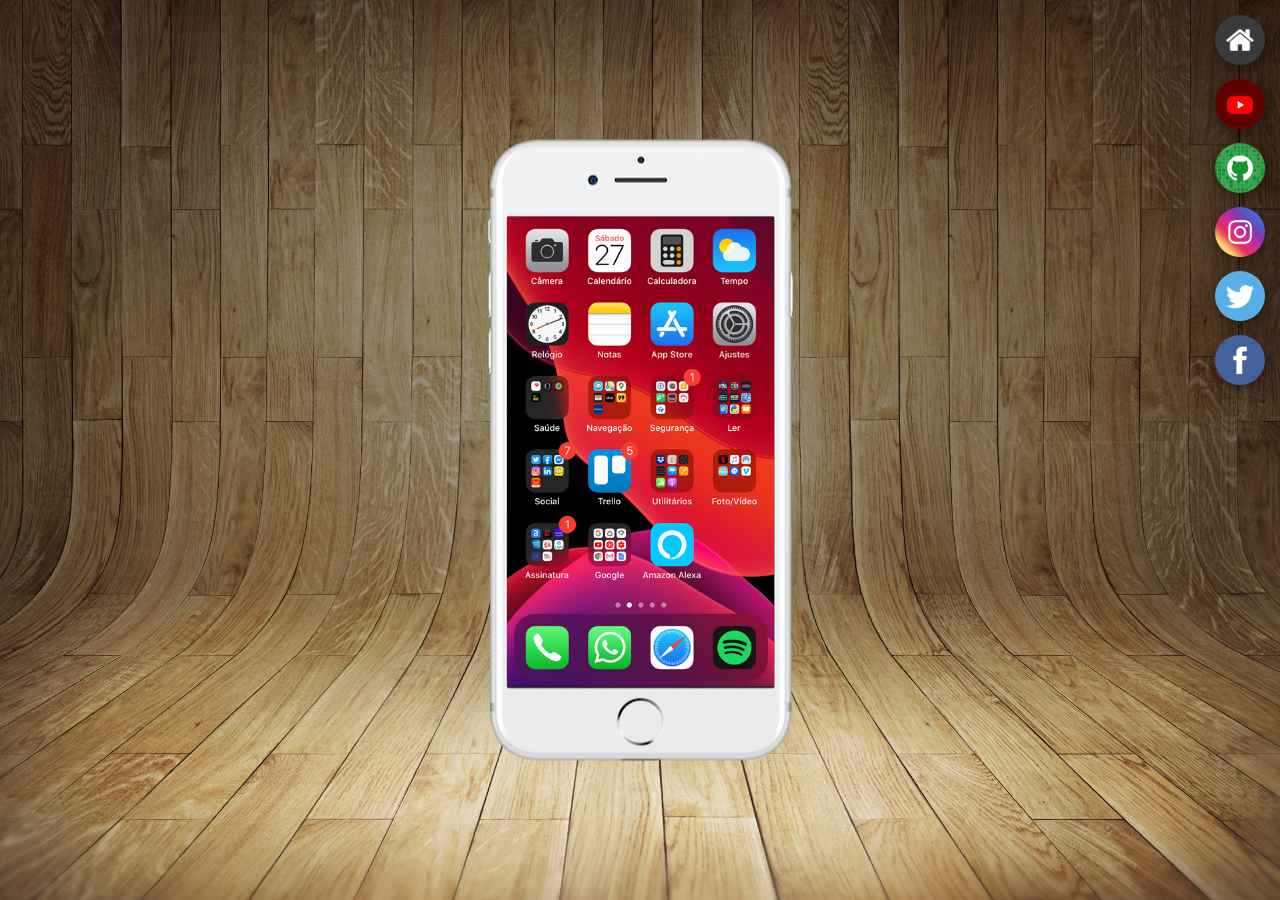
<file: index.html>
<!DOCTYPE html>
<html lang="pt-br">
<head>
    <meta charset="UTF-8">
    <meta http-equiv="X-UA-Compatible" content="IE=edge">
    <meta name="viewport" content="width=device-width, initial-scale=1.0">
    <link rel="stylesheet" href="favicon.ico"><link rel="stylesheet" href="style/style.css">
    <title>Social</title>
</head>
<body>
    <main>
        <section id="phone">
            <iframe src="home.html" name="tela" id="tela" frameborder="0" role="button"></iframe>
        </section>
        <section id="social">
            <a href="home.html" target="tela"><img src="img/logo-home.jpg" alt="home"></a><br>
            <a href="youtube.html" target="tela"><img src="img/logo-youtube.jpg" alt="You Tube"></a><br>
            <a href="github.html" target="tela"><img src="img/logo-github.jpg" alt="Git Hub"></a><br>
            <a href="instagram.html" target="tela"><img src="img/logo-instagram.jpg" alt="Instagram"></a><br>
            <a href="twitter.html" target="tela"><img src="img/logo-twitter.jpg" alt="Twitetr"></a><br>
            <a href="facebook.html" target="tela"><img src="img/logo-facebook.jpg" alt="facebook"></a><br>
           
        </section>
    </main>
</body>
</html>
</file>
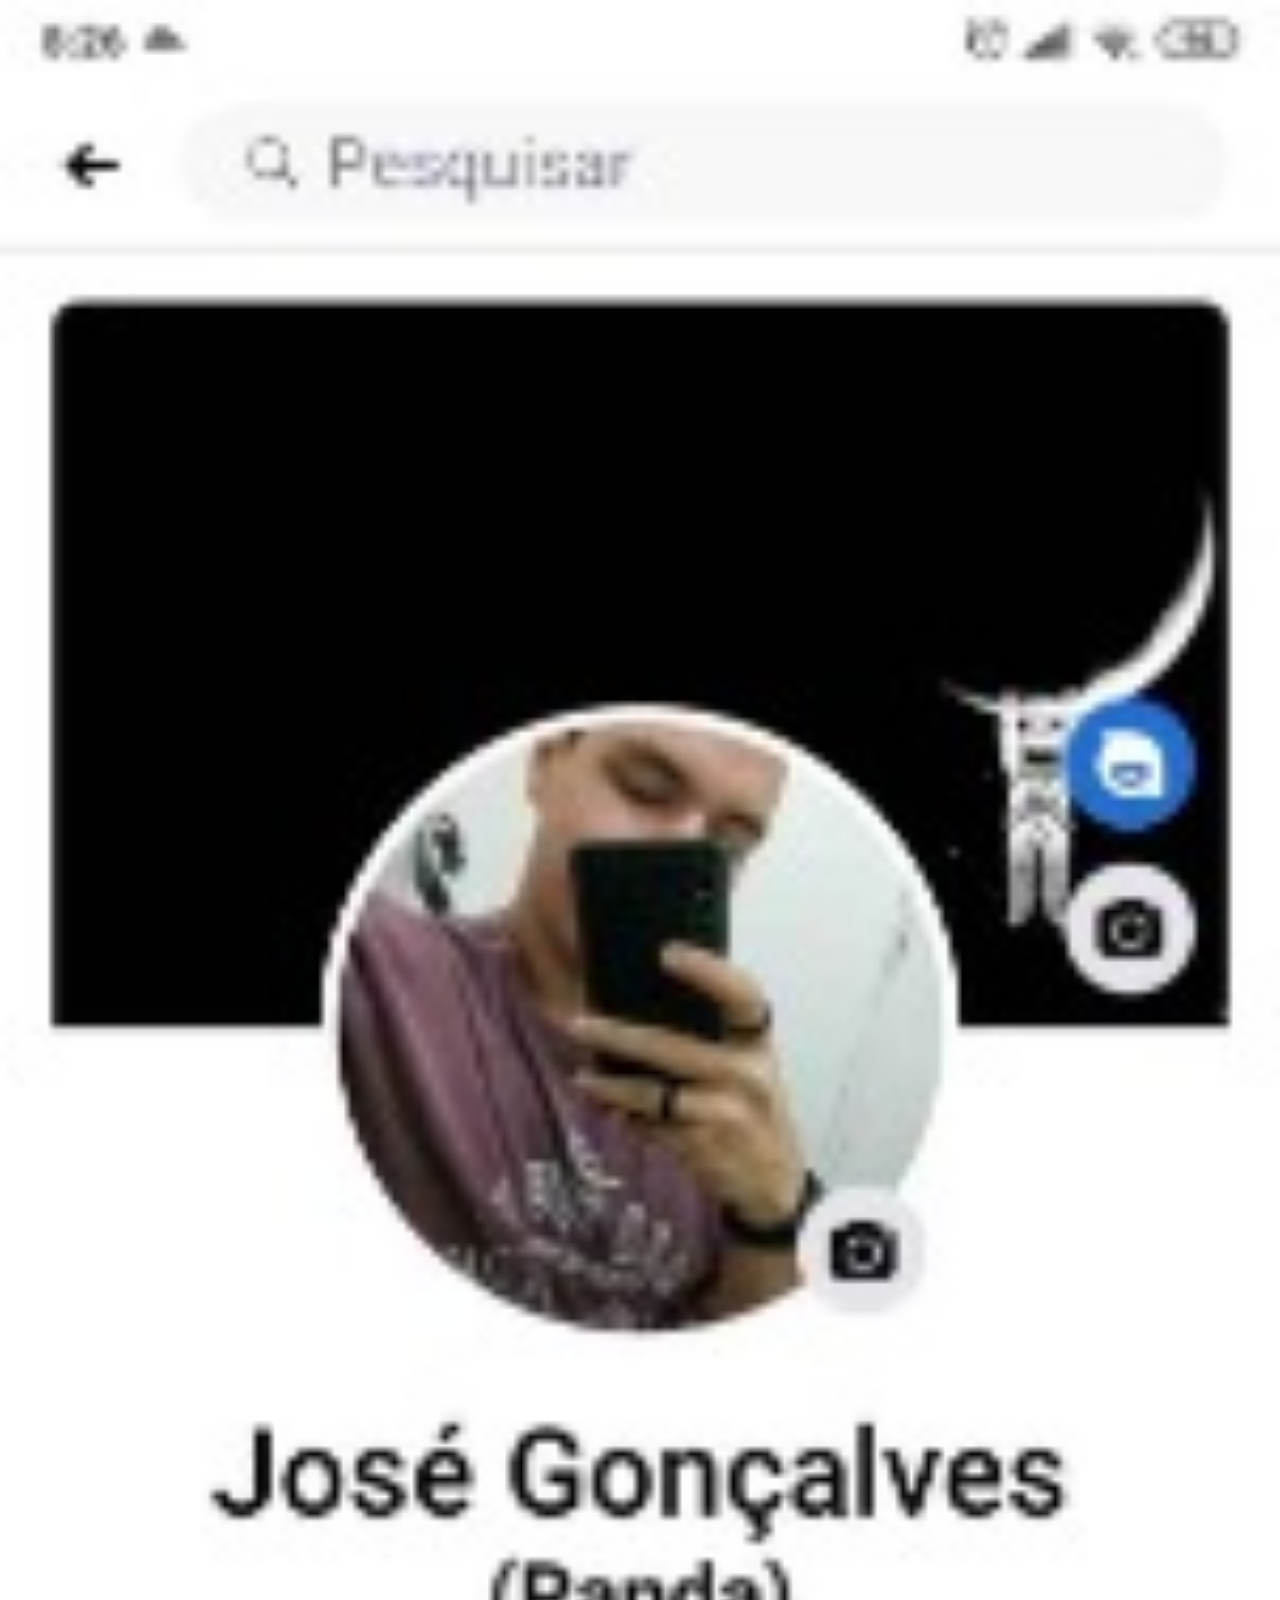
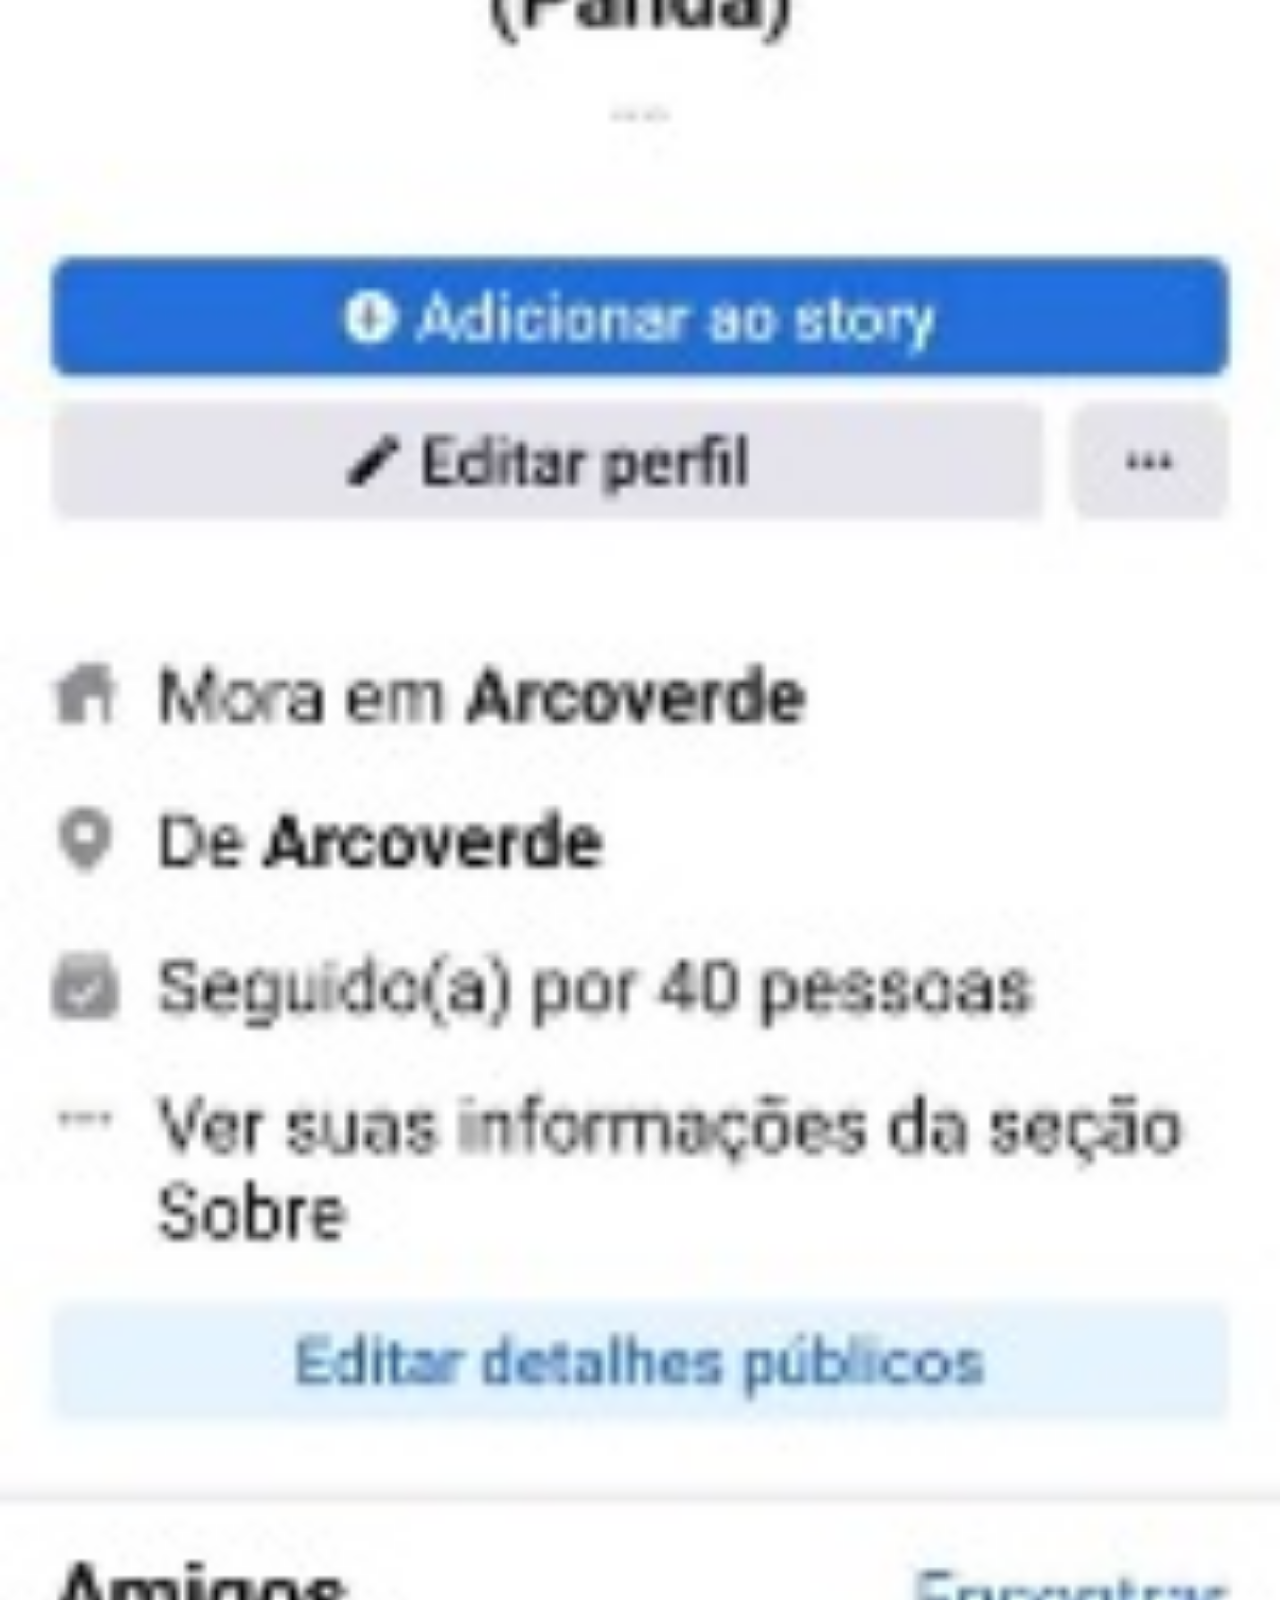
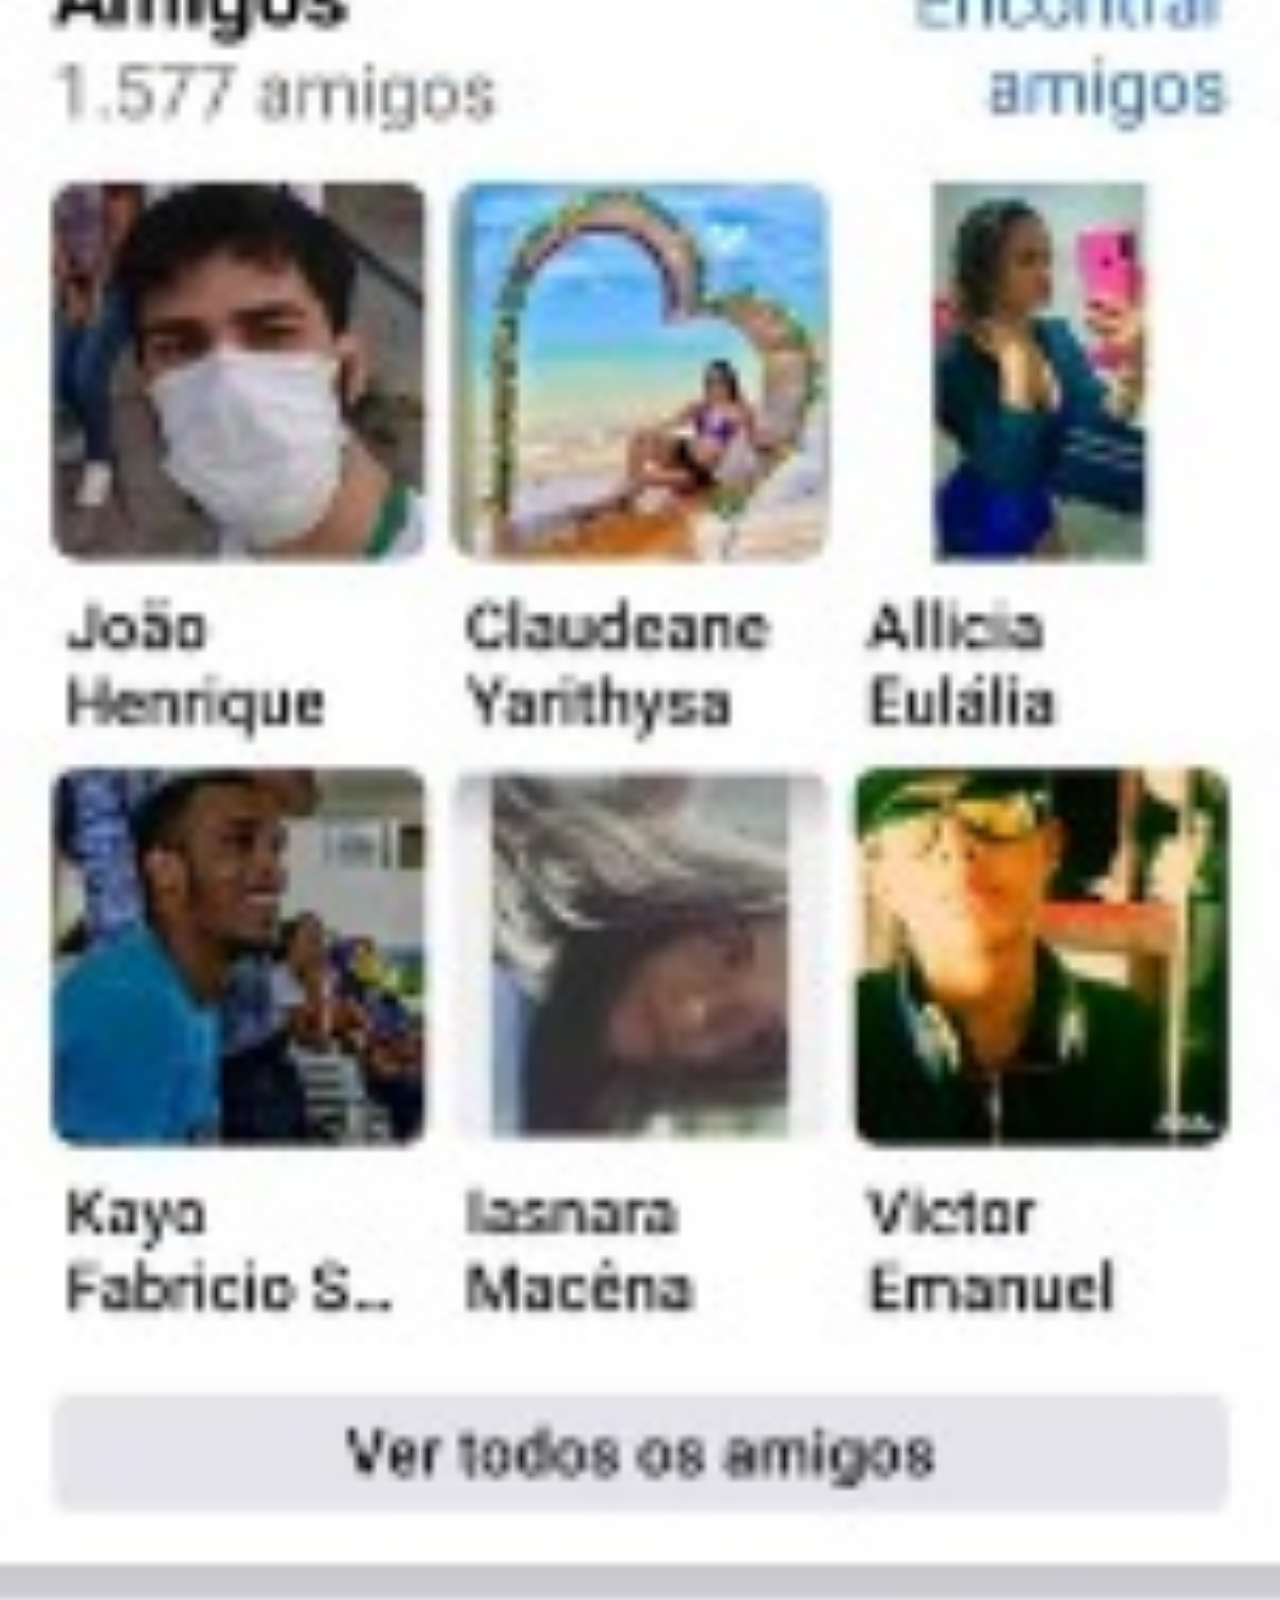
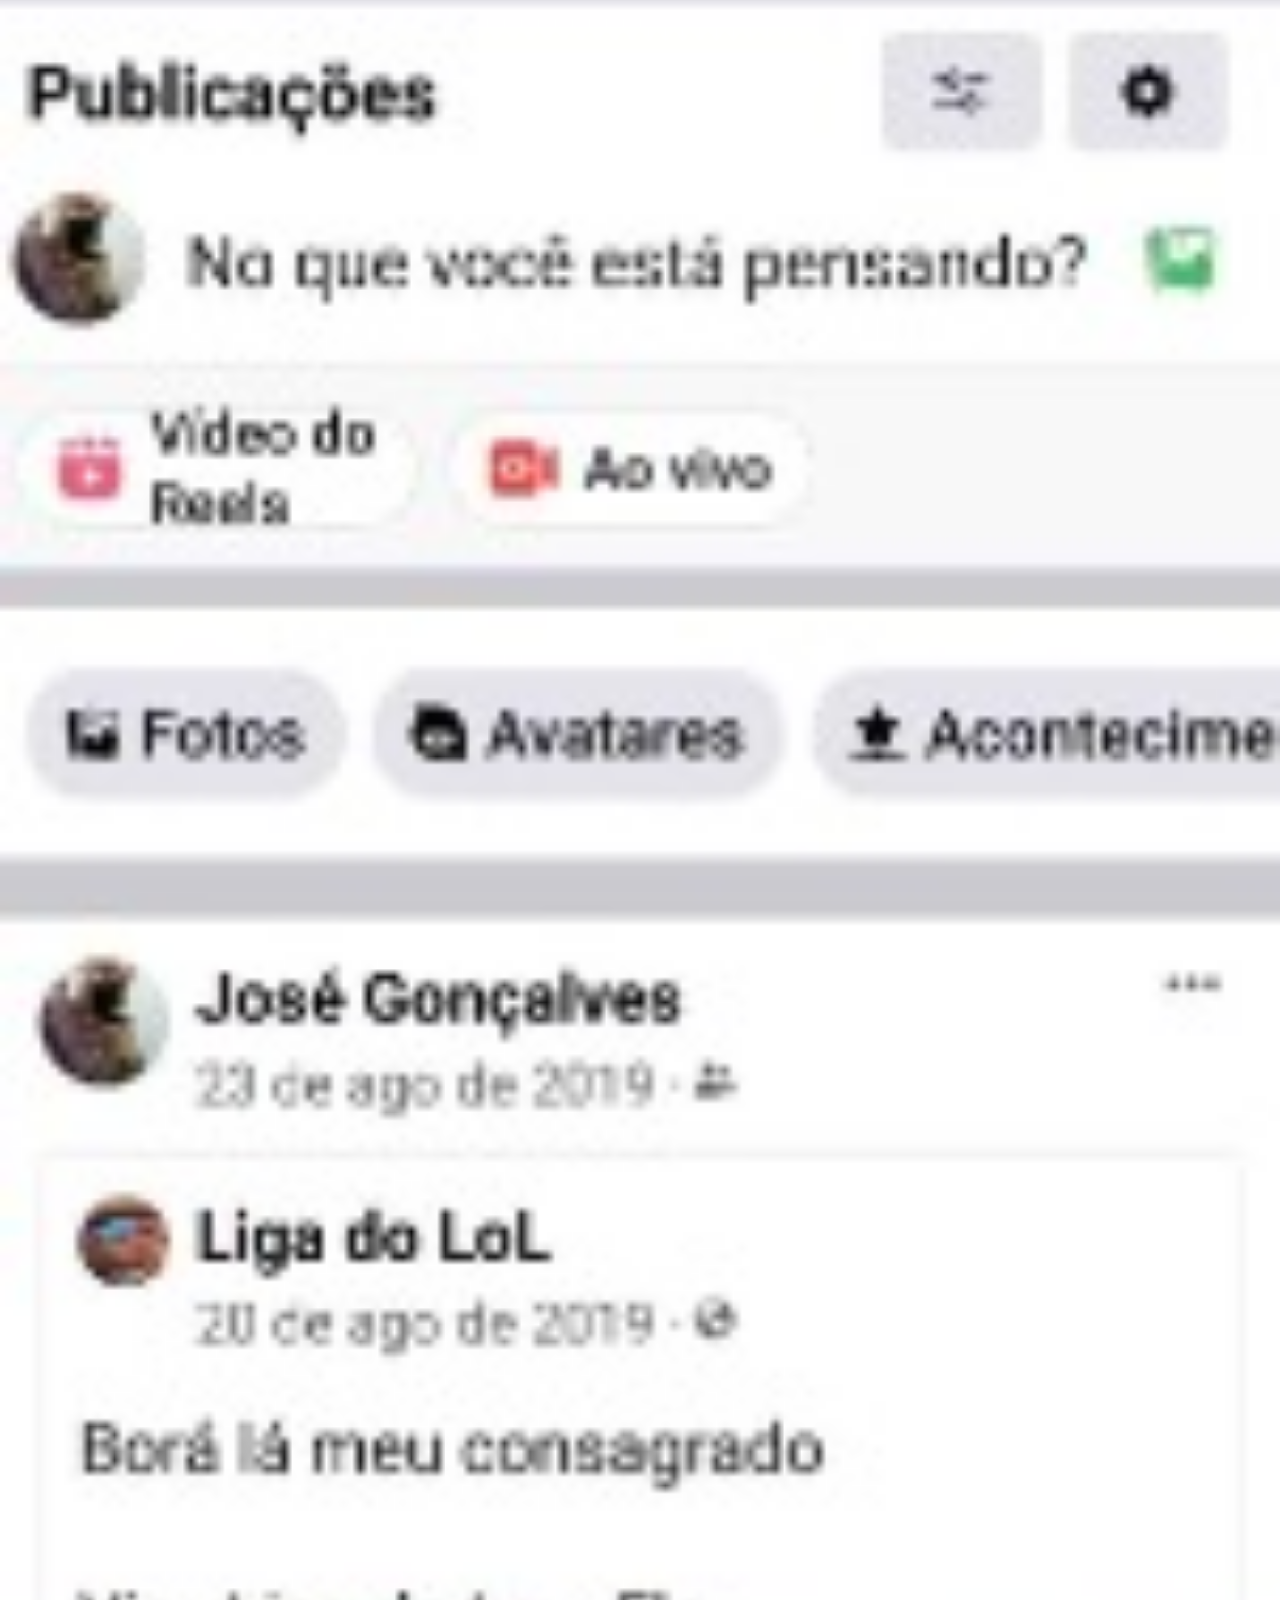
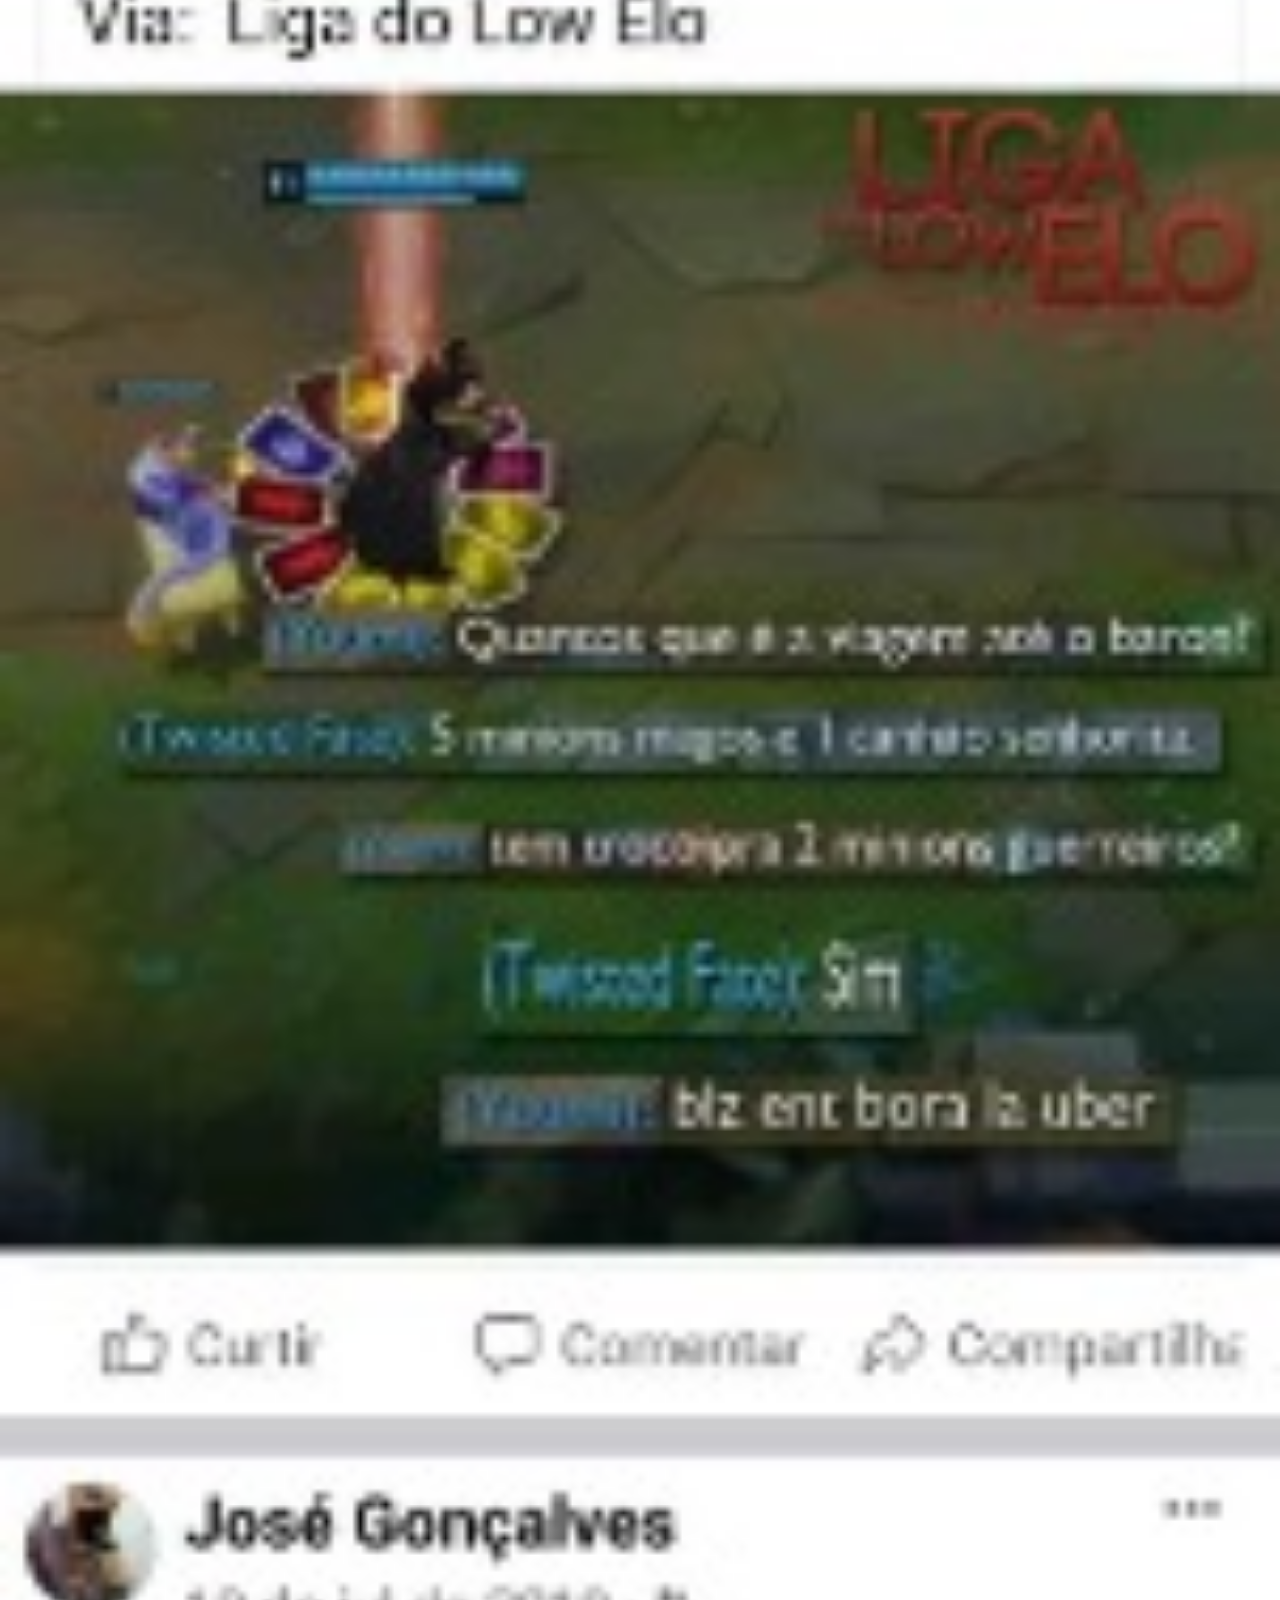
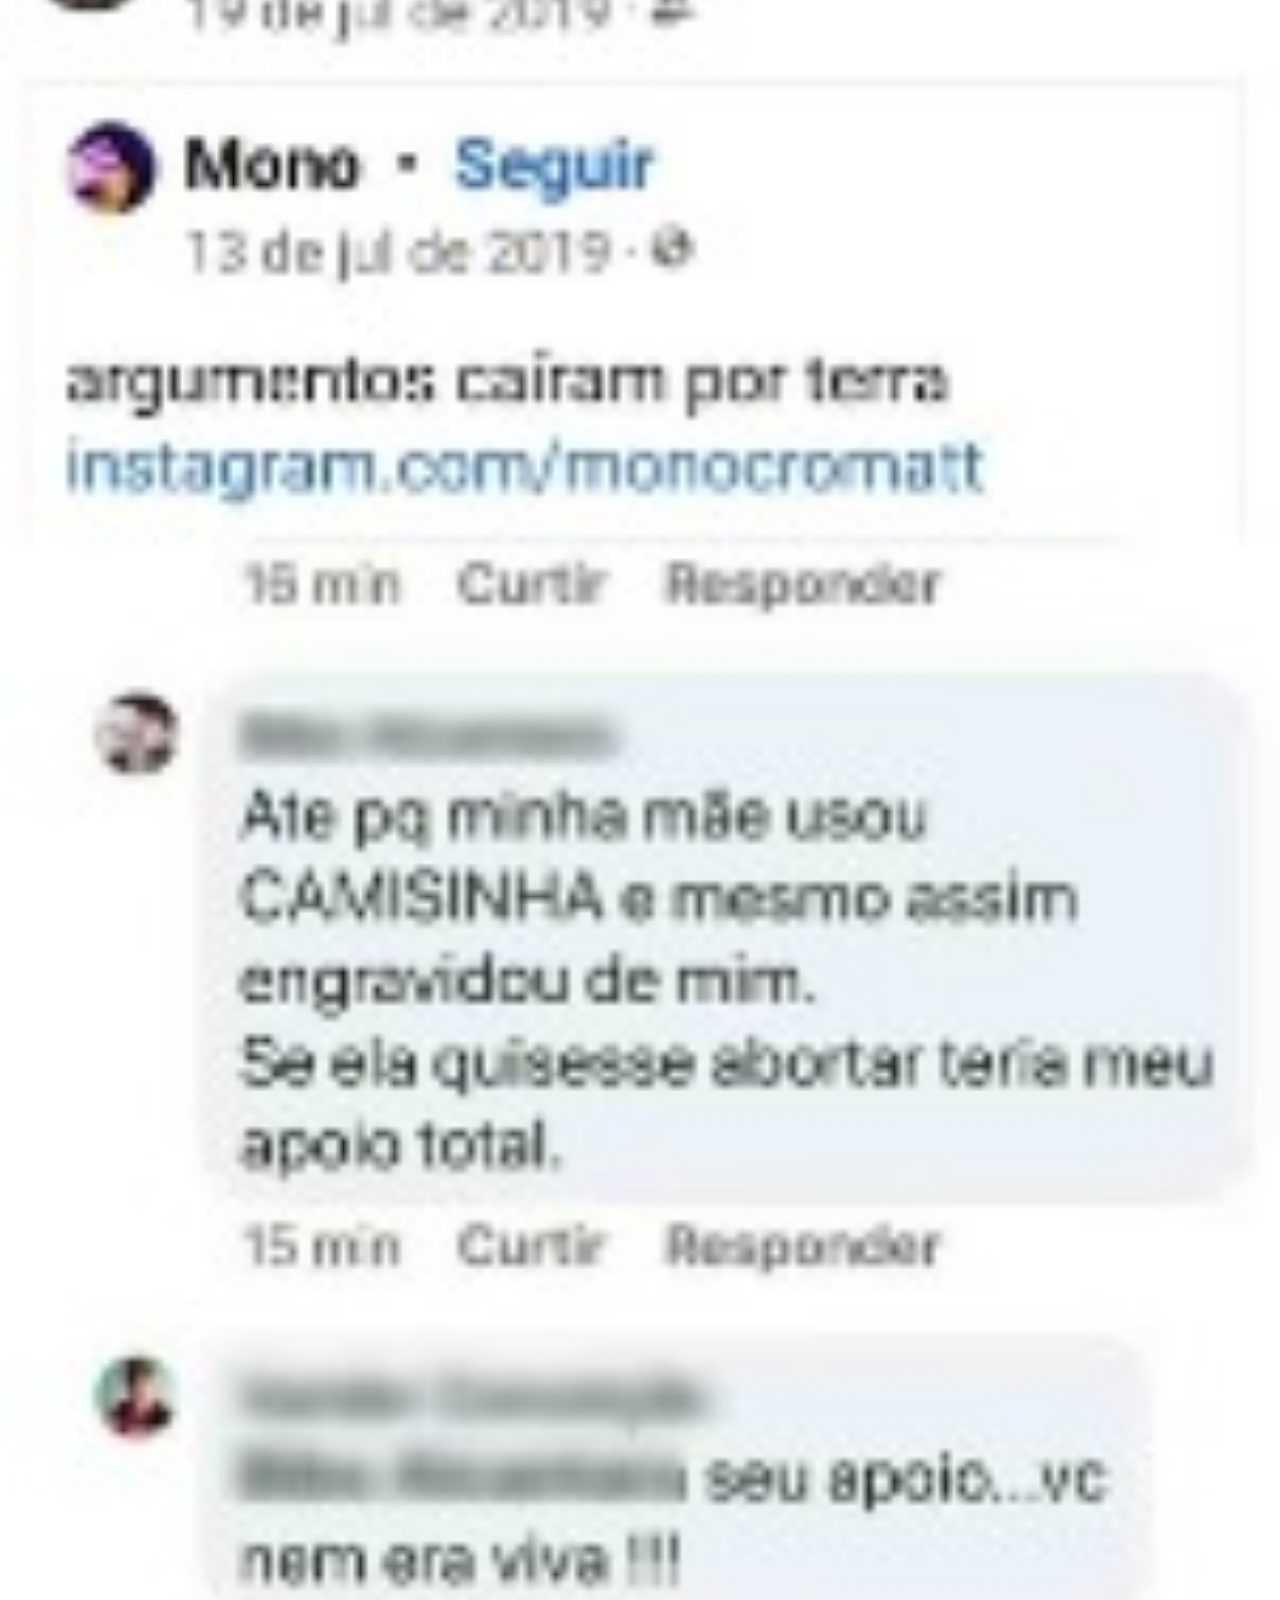
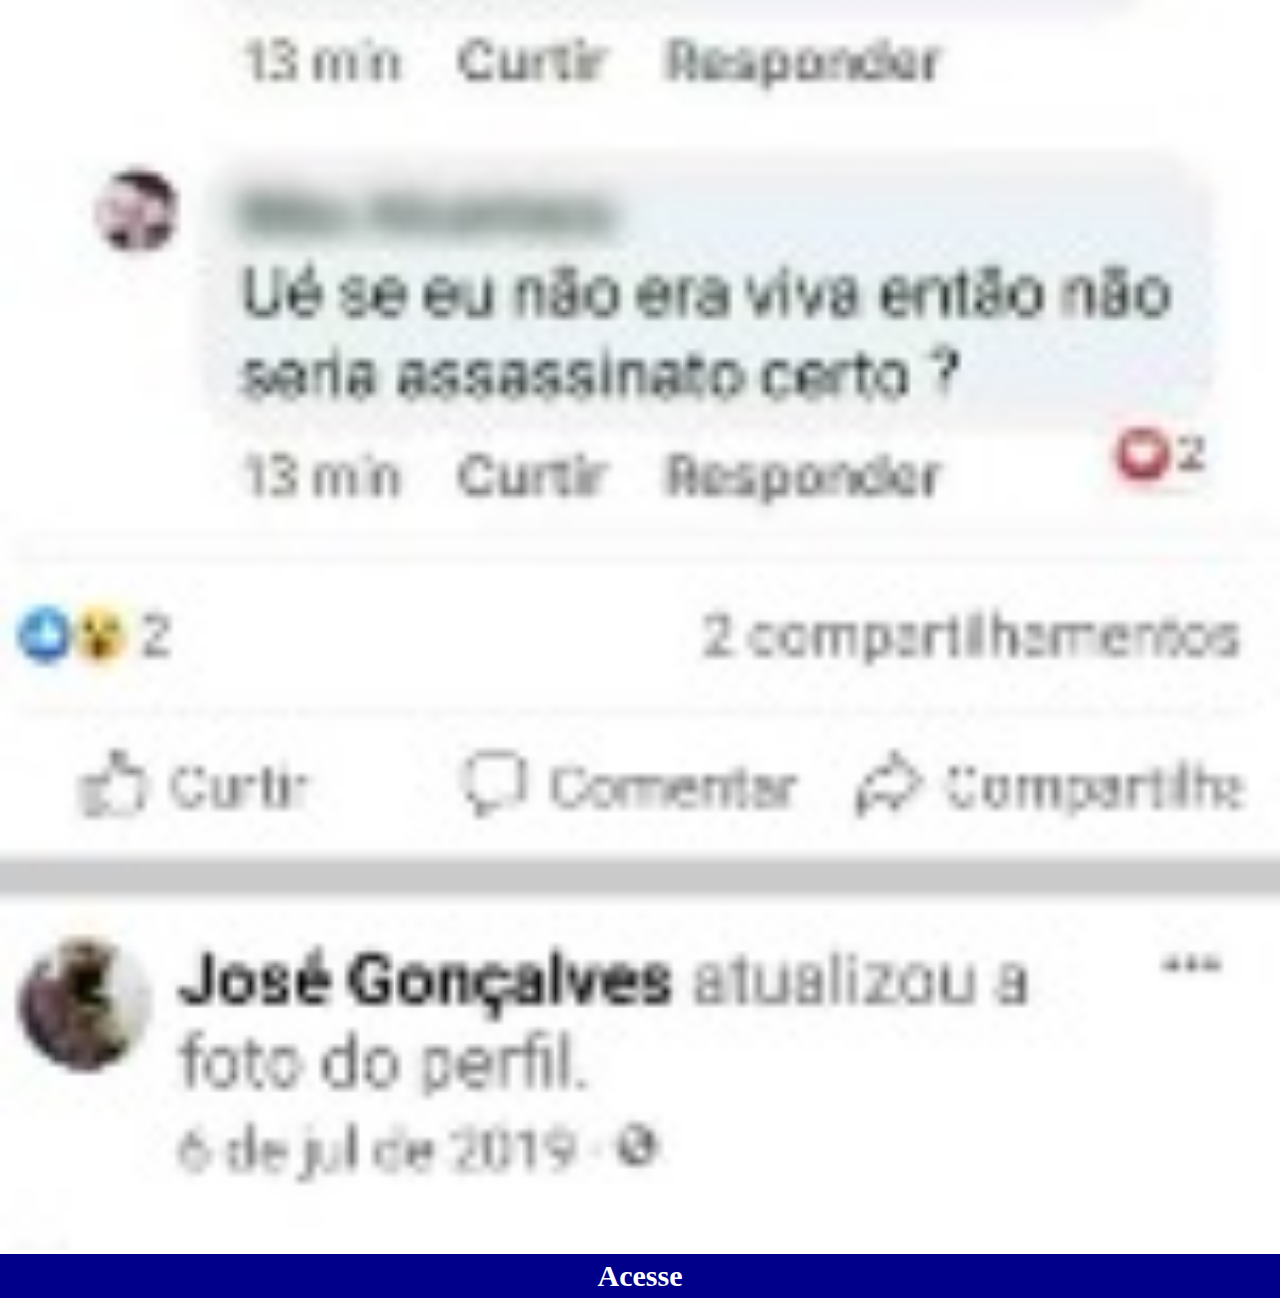
<file: facebook.html>
<!DOCTYPE html>
<html lang="pt-br">
<head>
    <meta charset="UTF-8">
    <meta http-equiv="X-UA-Compatible" content="IE=edge">
    <meta name="viewport" content="width=device-width, initial-scale=1.0">
    <link rel="stylesheet" href="style/style-tela.css">
    <title>Document</title>
</head>
<body>
<img src="img/te-facebook.jpg.jpeg" alt="" >
<a href="https://www.facebook.com/jose.inacio.3348390" target="_blank">Acesse</a>    
</body>
</html>
</file>
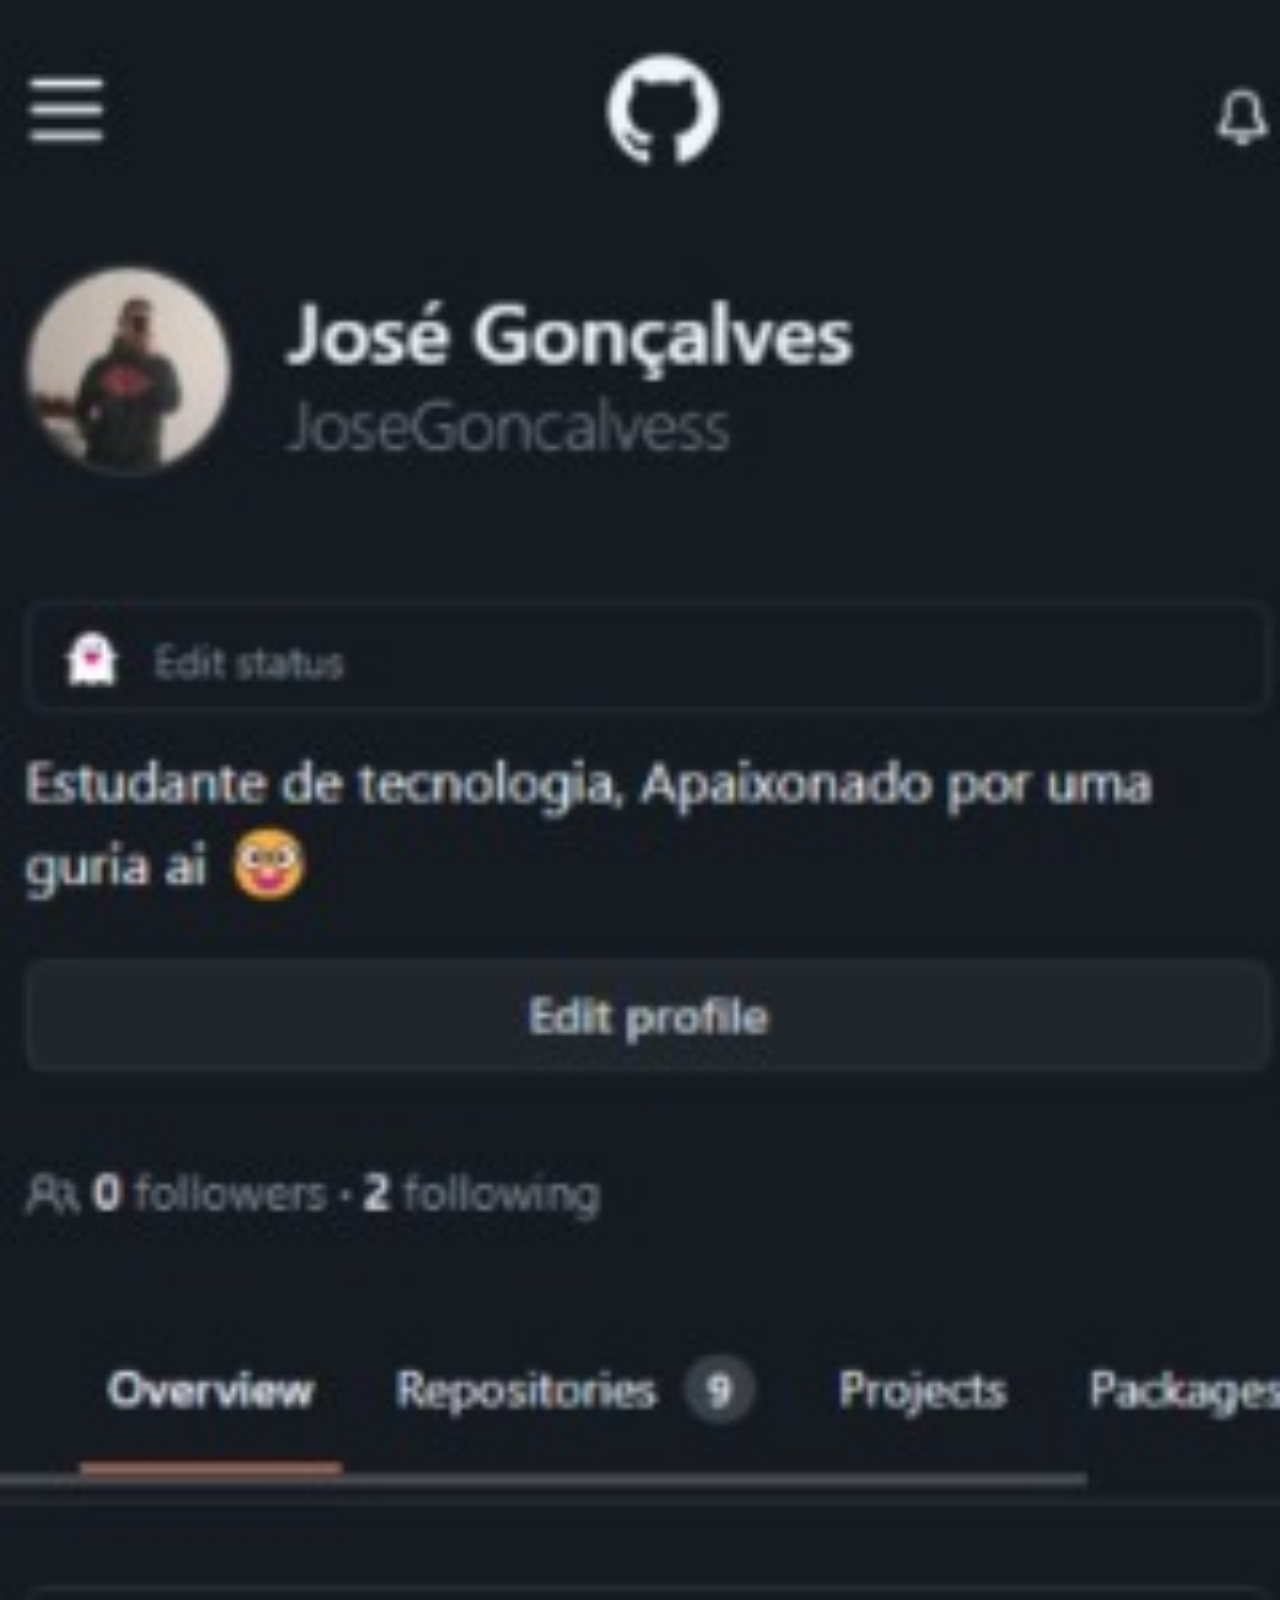
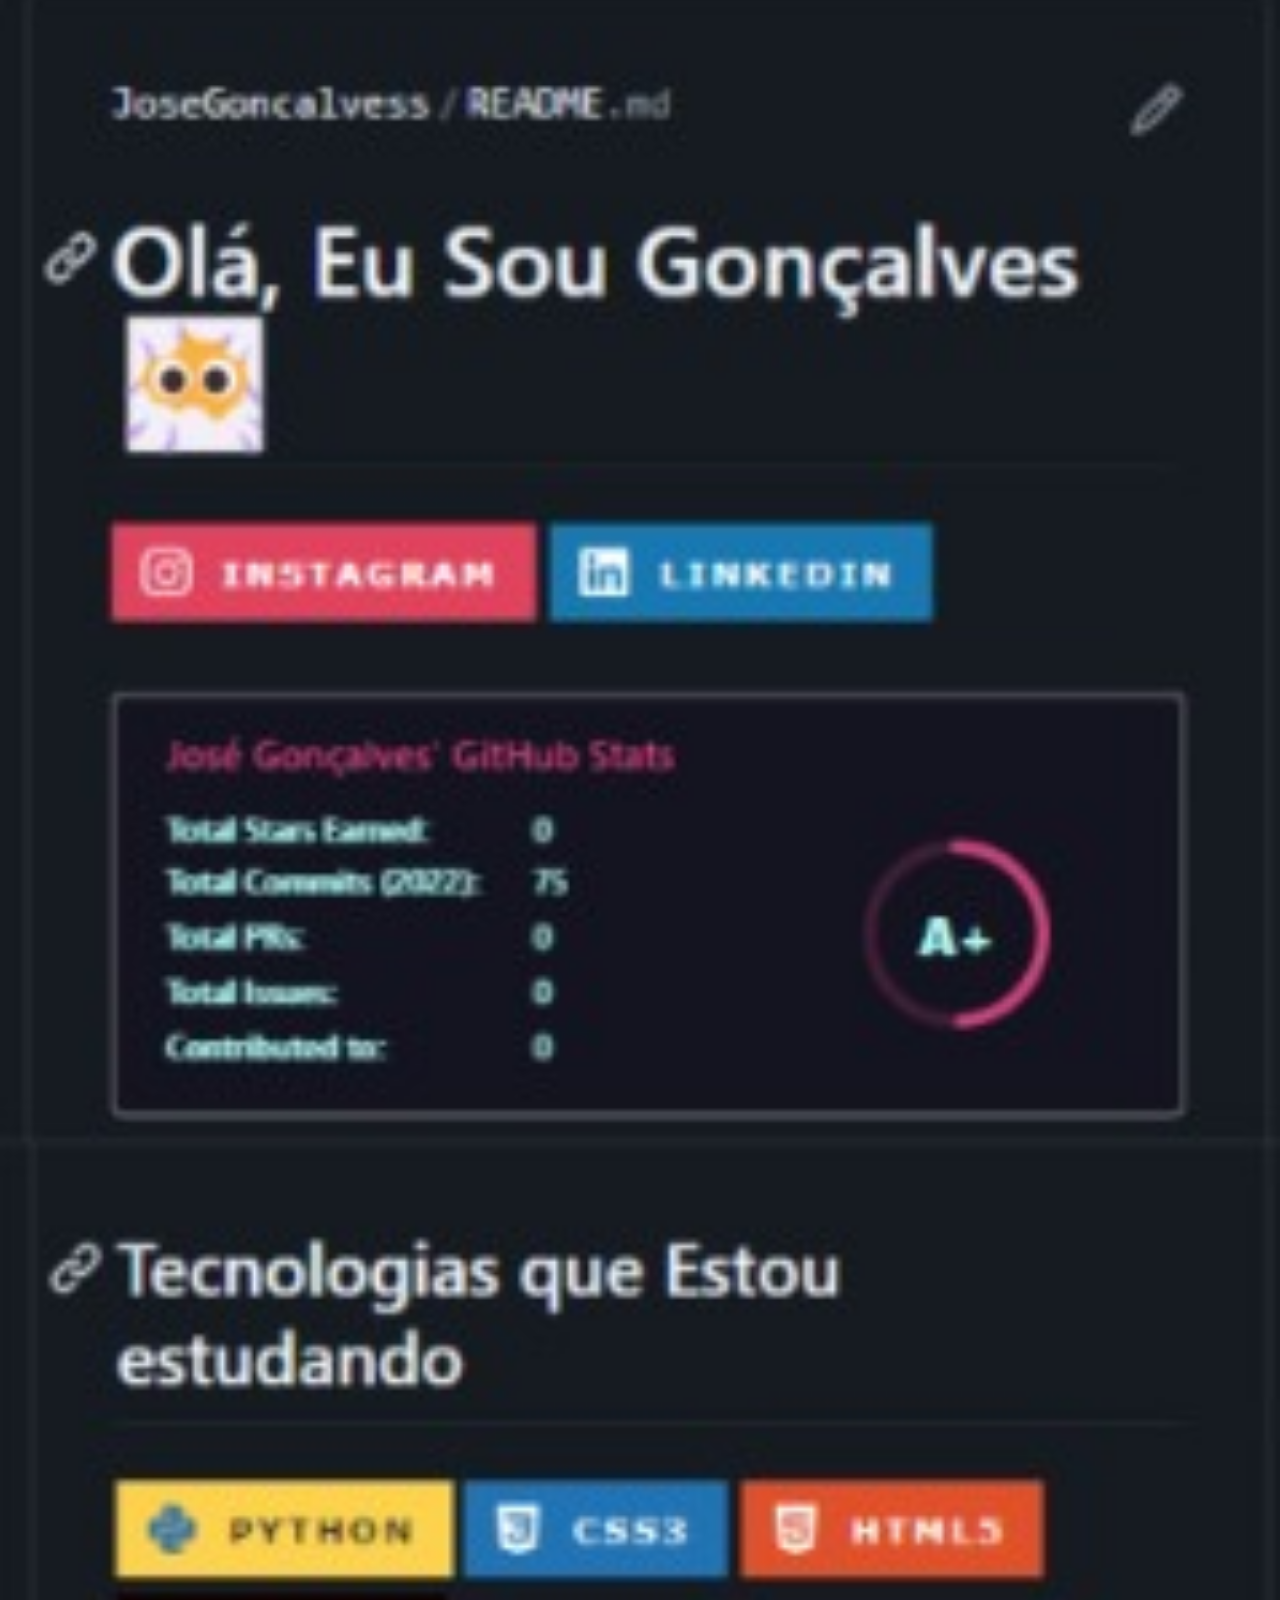
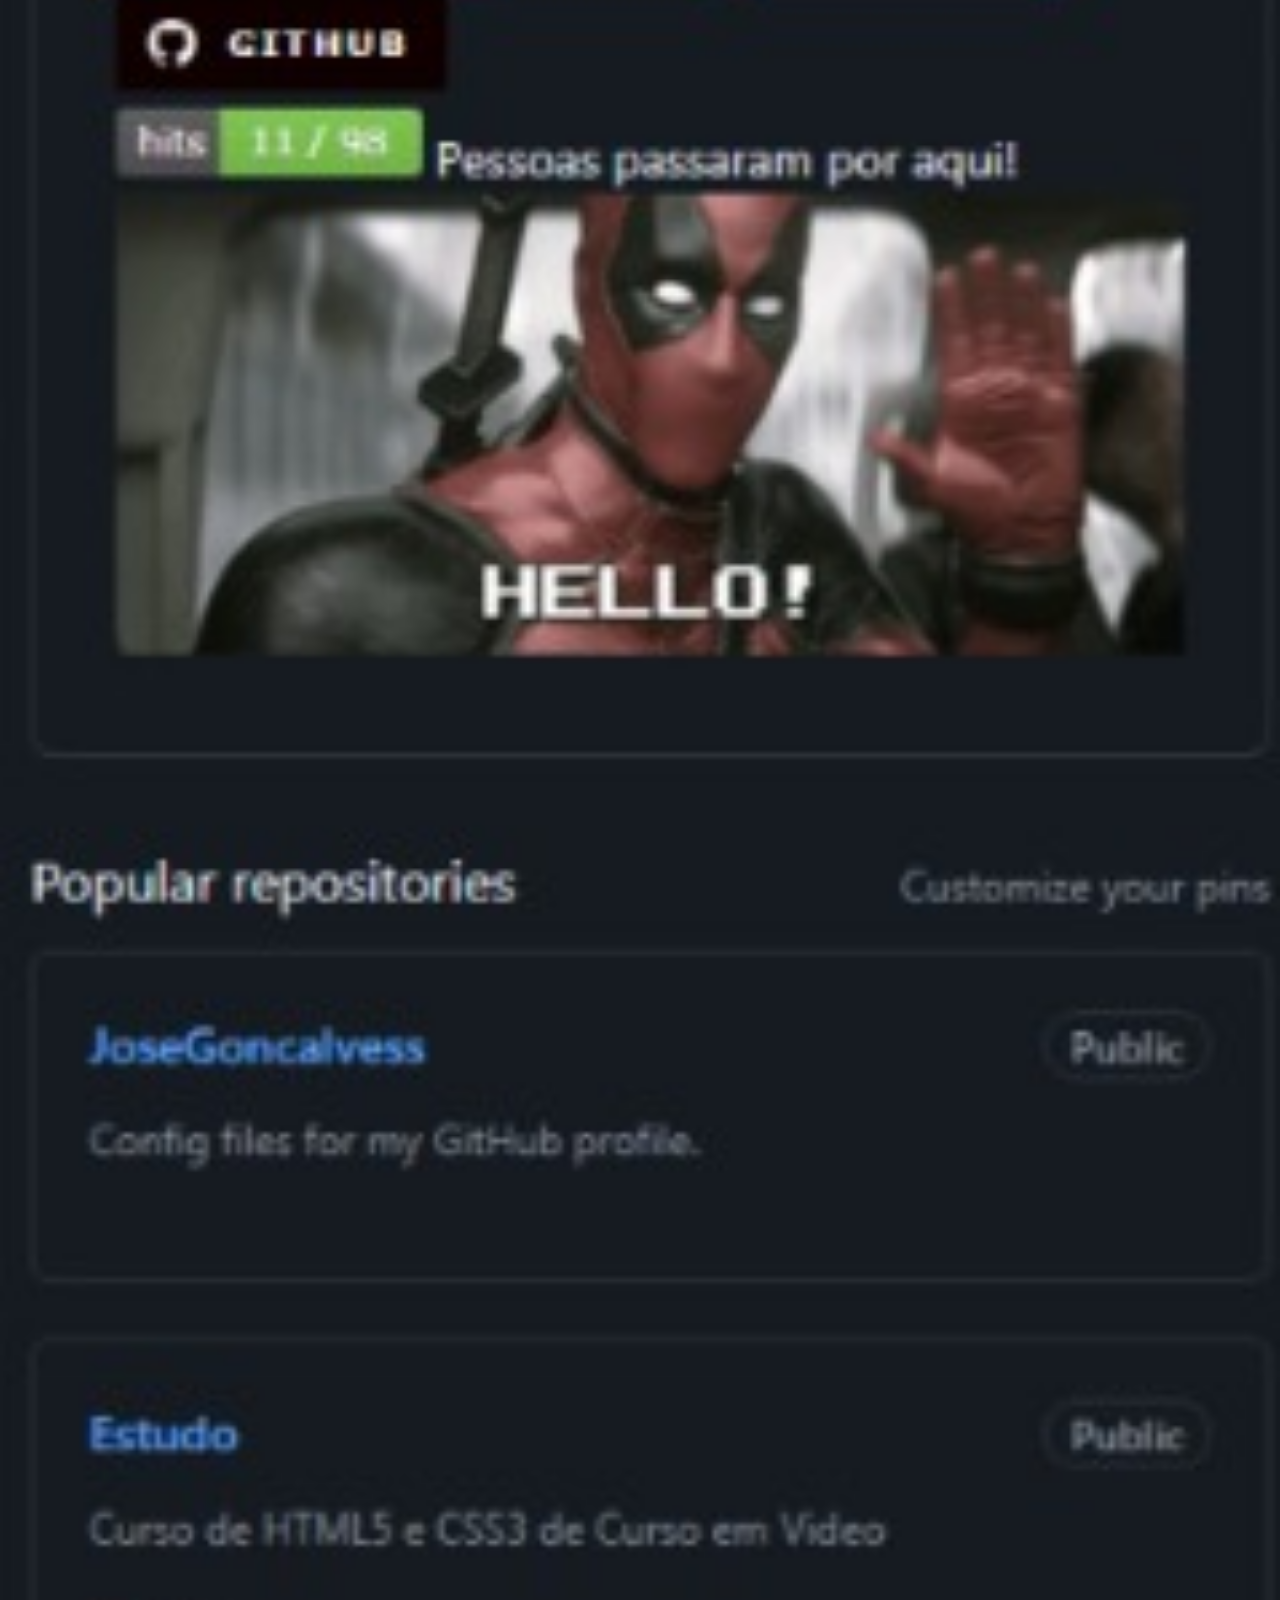
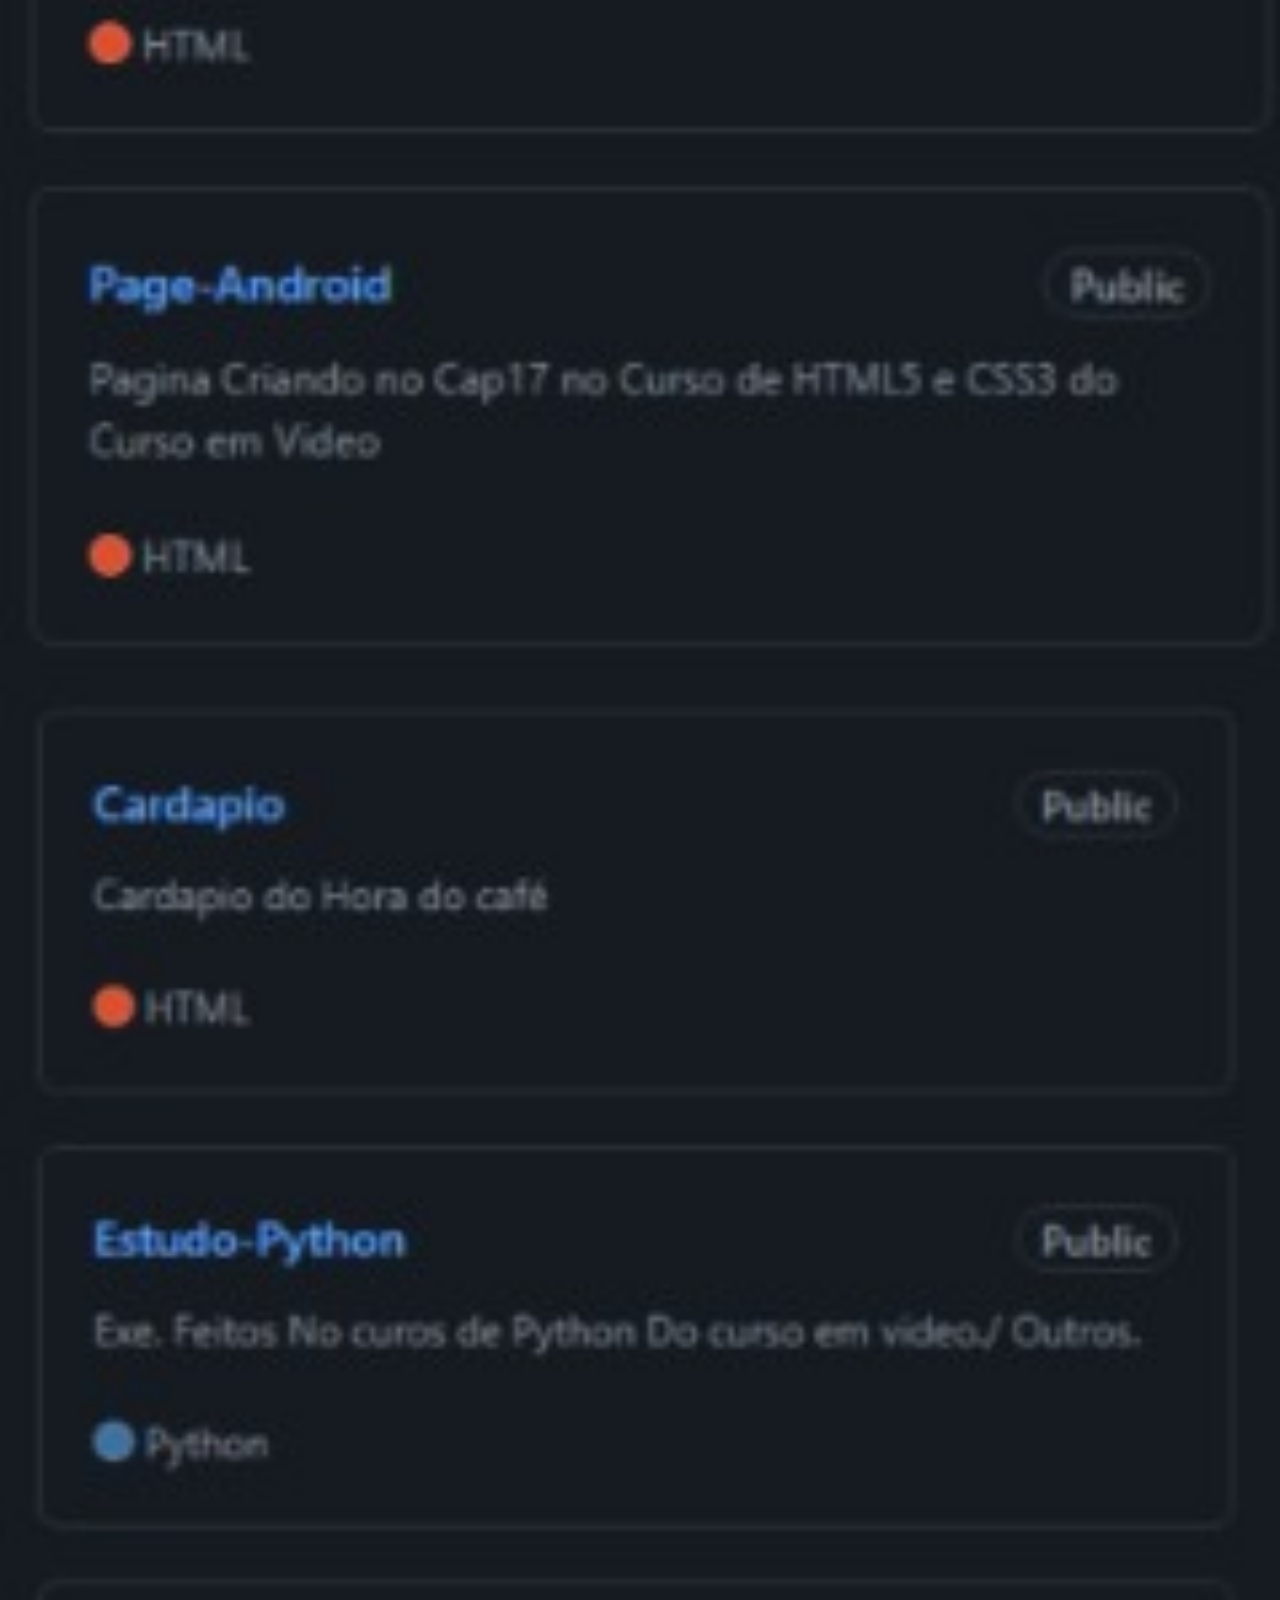
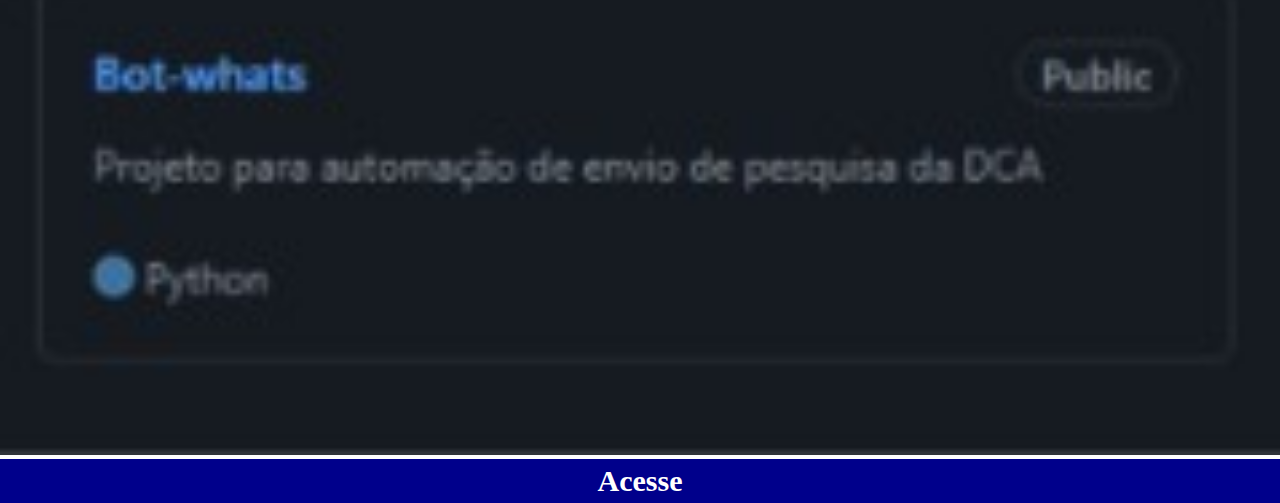
<file: github.html>
<!DOCTYPE html>
<html lang="pt-br">
<head>
    <meta charset="UTF-8">
    <meta http-equiv="X-UA-Compatible" content="IE=edge">
    <meta name="viewport" content="width=device-width, initial-scale=1.0">
    <link rel="stylesheet" href="style/style-tela.css">
    <title>Document</title>

</head>
<body>
<img src="img/tela-github.jpg.jpeg" alt="">
<a href="https://github.com/JoseGoncalvess" target="_blank">Acesse</a>    
</body>
</html>
</file>
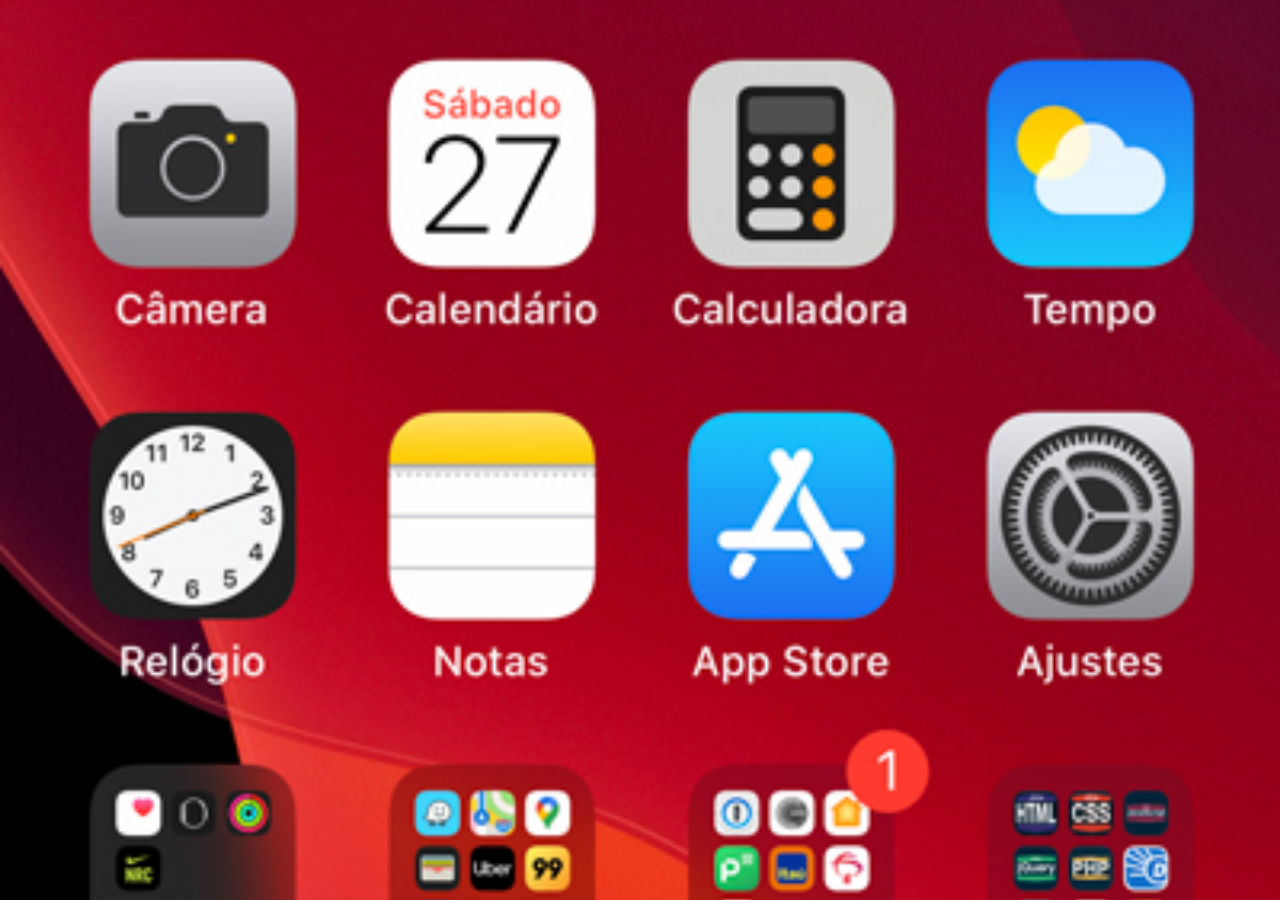
<file: home.html>
<!DOCTYPE html>
<html lang="pt-br">
<head>
    <meta charset="UTF-8">
    <meta http-equiv="X-UA-Compatible" content="IE=edge">
    <meta name="viewport" content="width=device-width, initial-scale=1.0">
    <title>Home</title>
</head>
<style>
    *{
        margin: 0;
        padding: 0;

    }

body{
    height: 100vh;
    width: 100vw;
    background-image: url('img/tela-home.jpg');
    background-repeat: no-repeat;
    background-position: top center;
    background-size: cover;

}
</style>
<body>
    
</body>
</html>
</file>
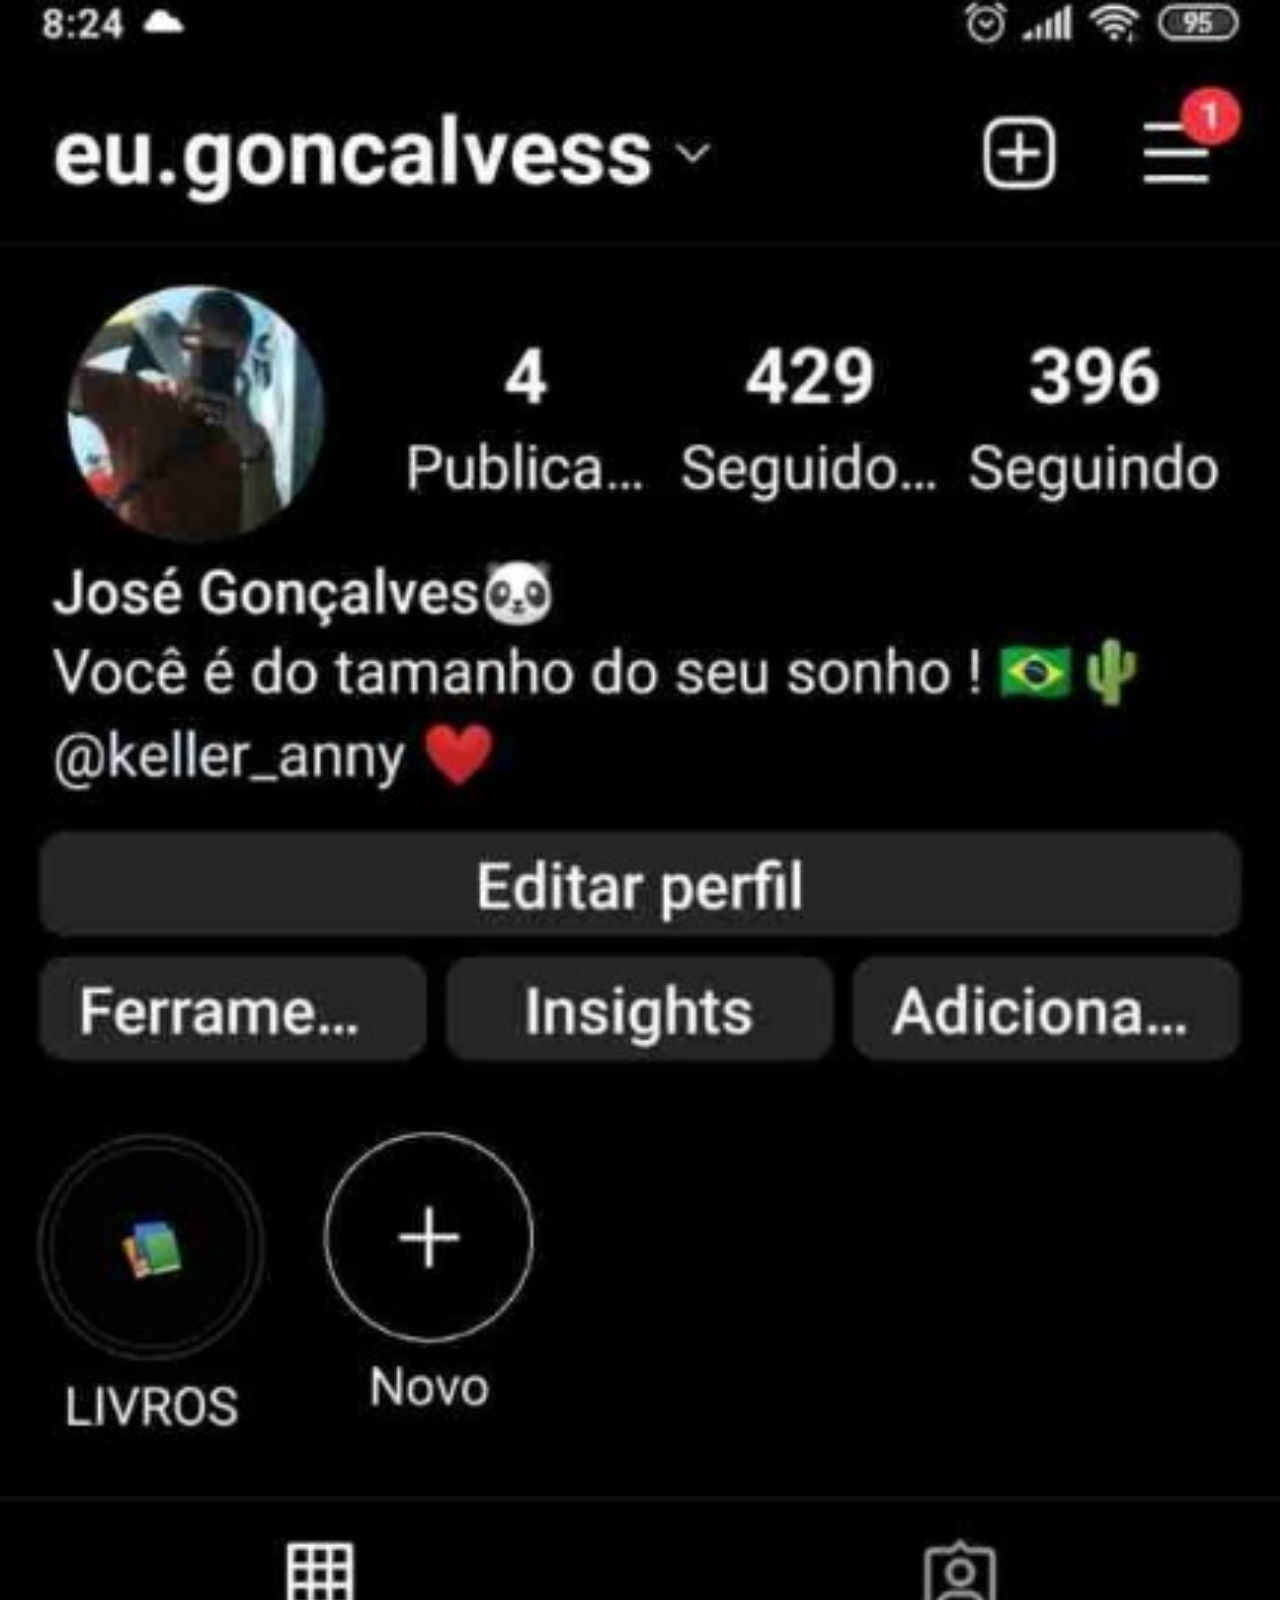
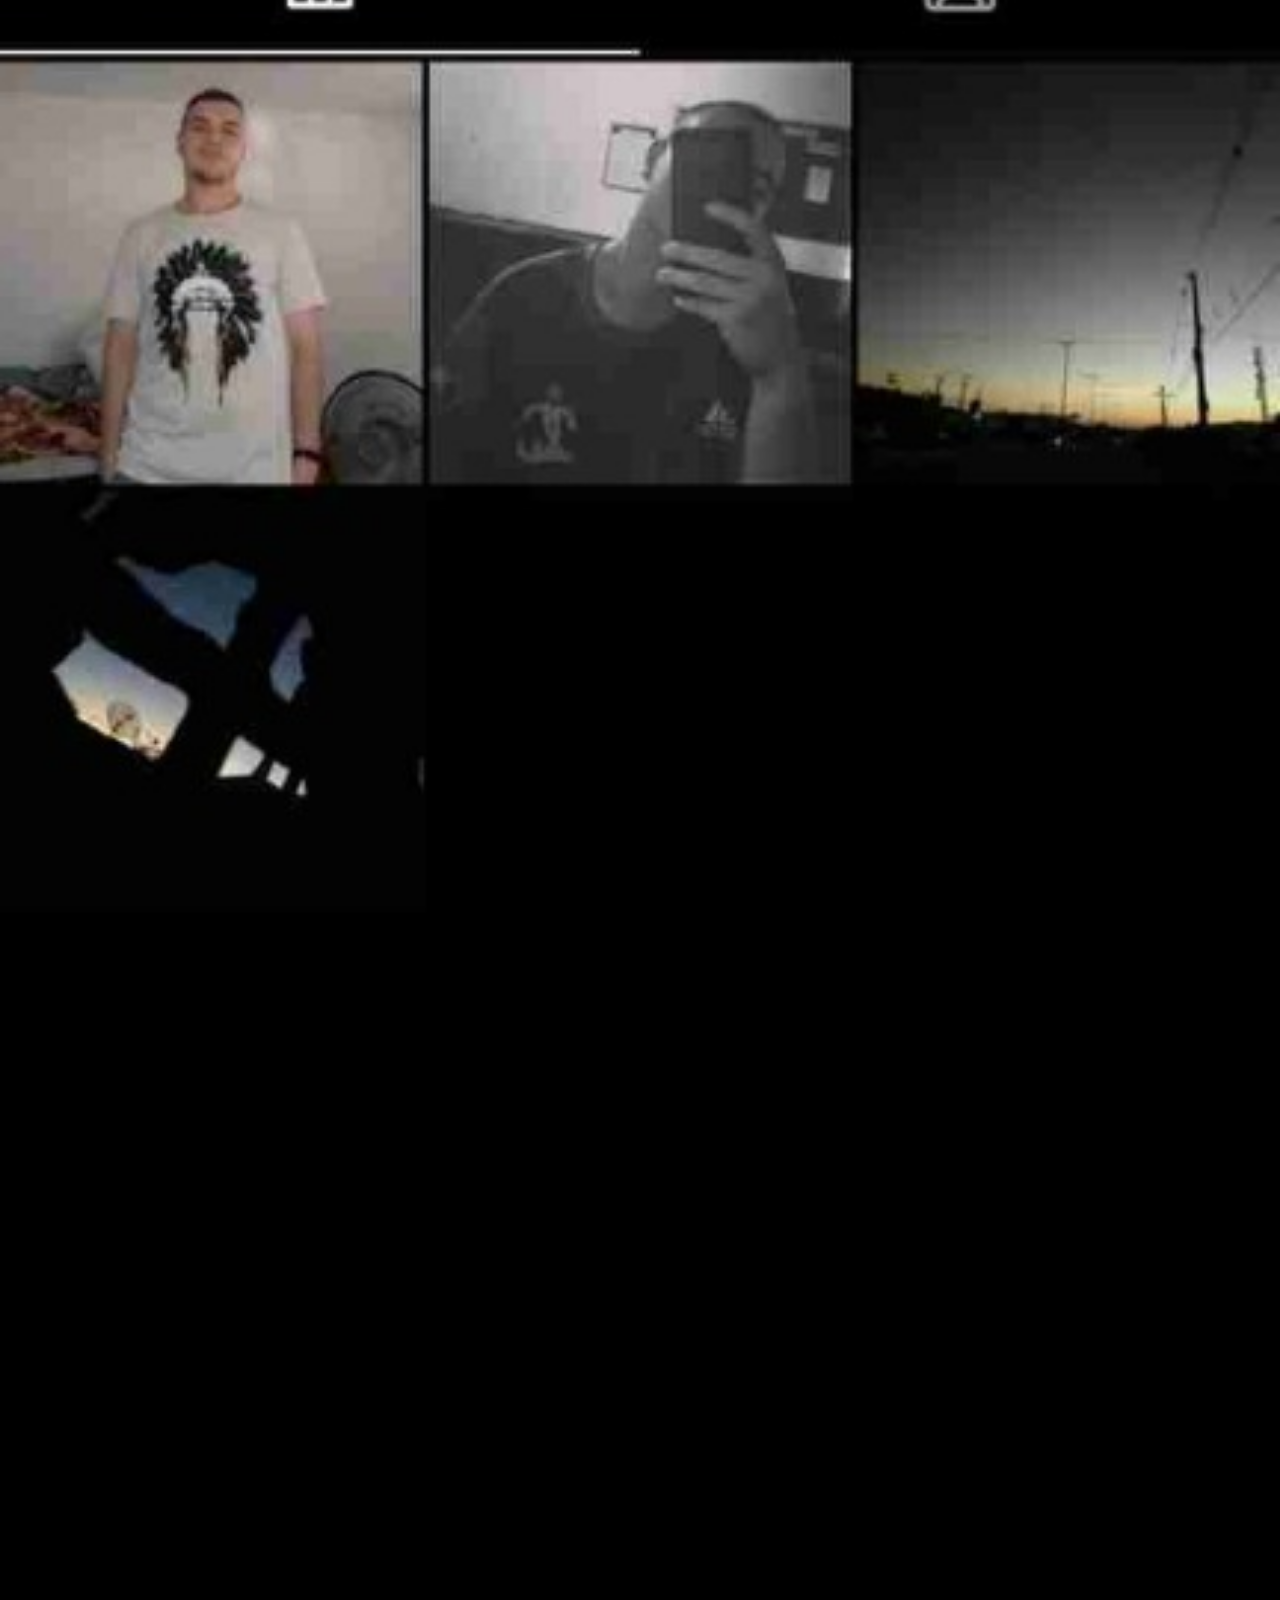
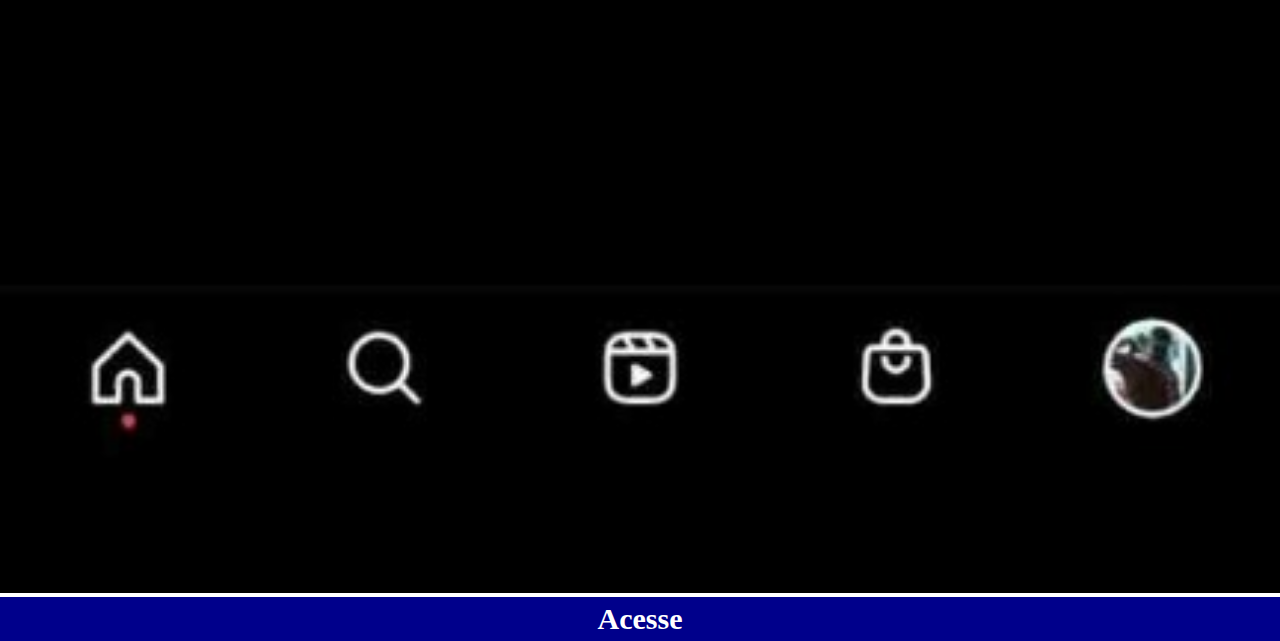
<file: instagram.html>
<!DOCTYPE html>
<html lang="pt-br">
<head>
    <meta charset="UTF-8">
    <meta http-equiv="X-UA-Compatible" content="IE=edge">
    <meta name="viewport" content="width=device-width, initial-scale=1.0">
    <link rel="stylesheet" href="style/style-tela.css">
    <title>Document</title>
    
</head>
<body>
<img src="img/tela-instagram.jpg.jpeg" alt="">
<a href="https://www.instagram.com/eu.goncalvess/" target="_blank">Acesse</a>    
</body>
</html>
</file>
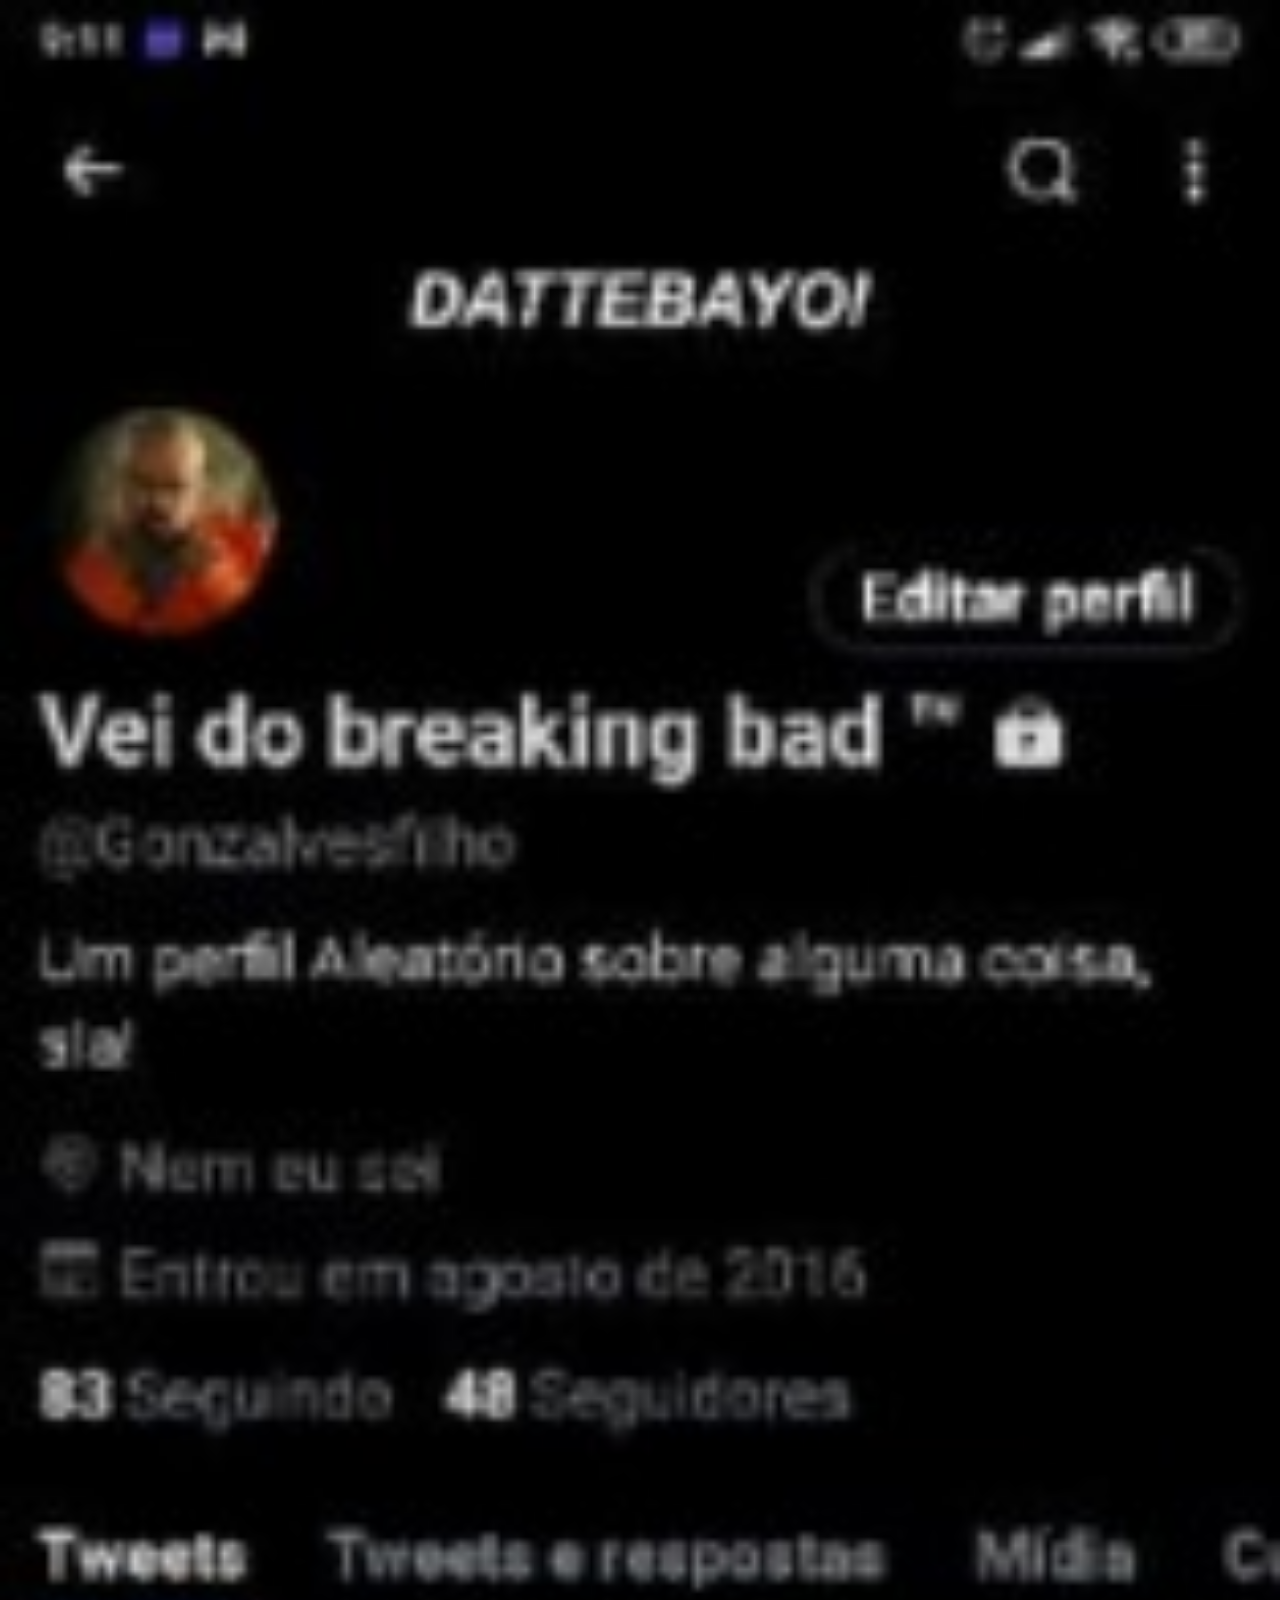
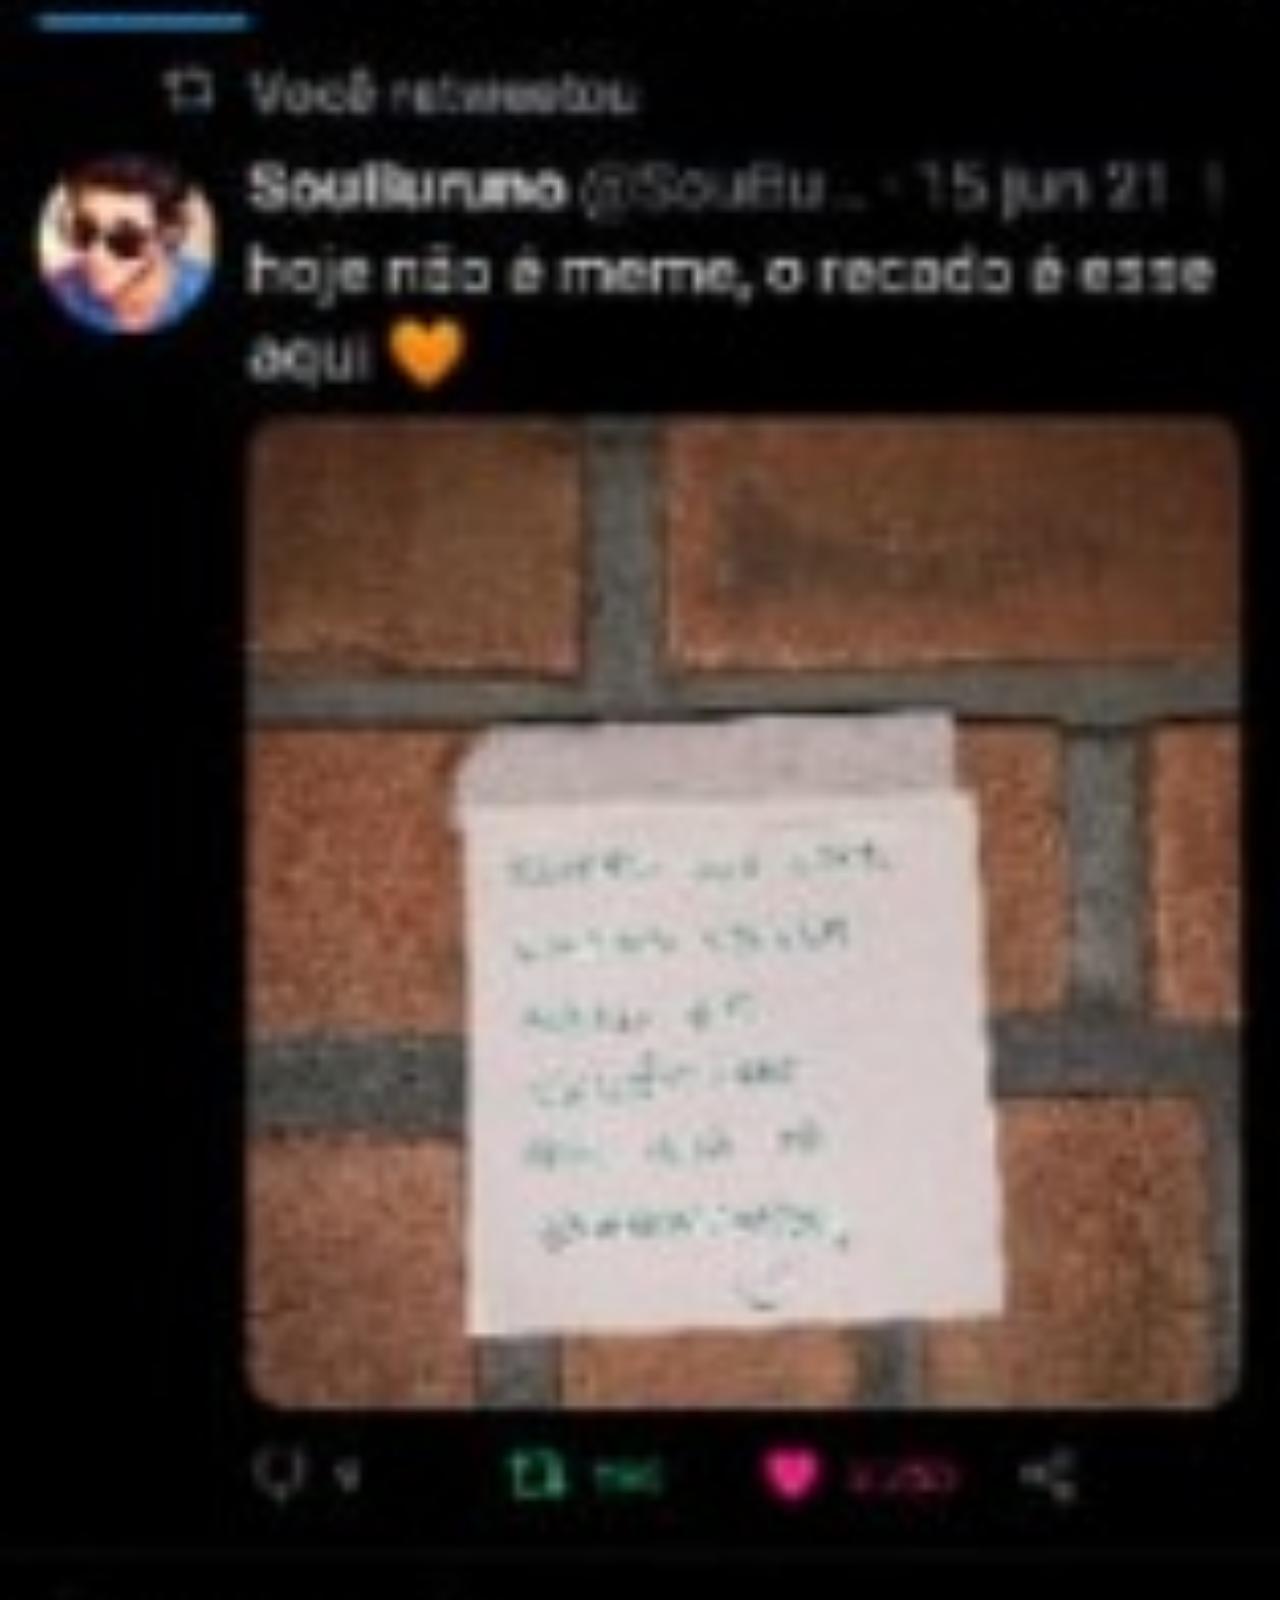
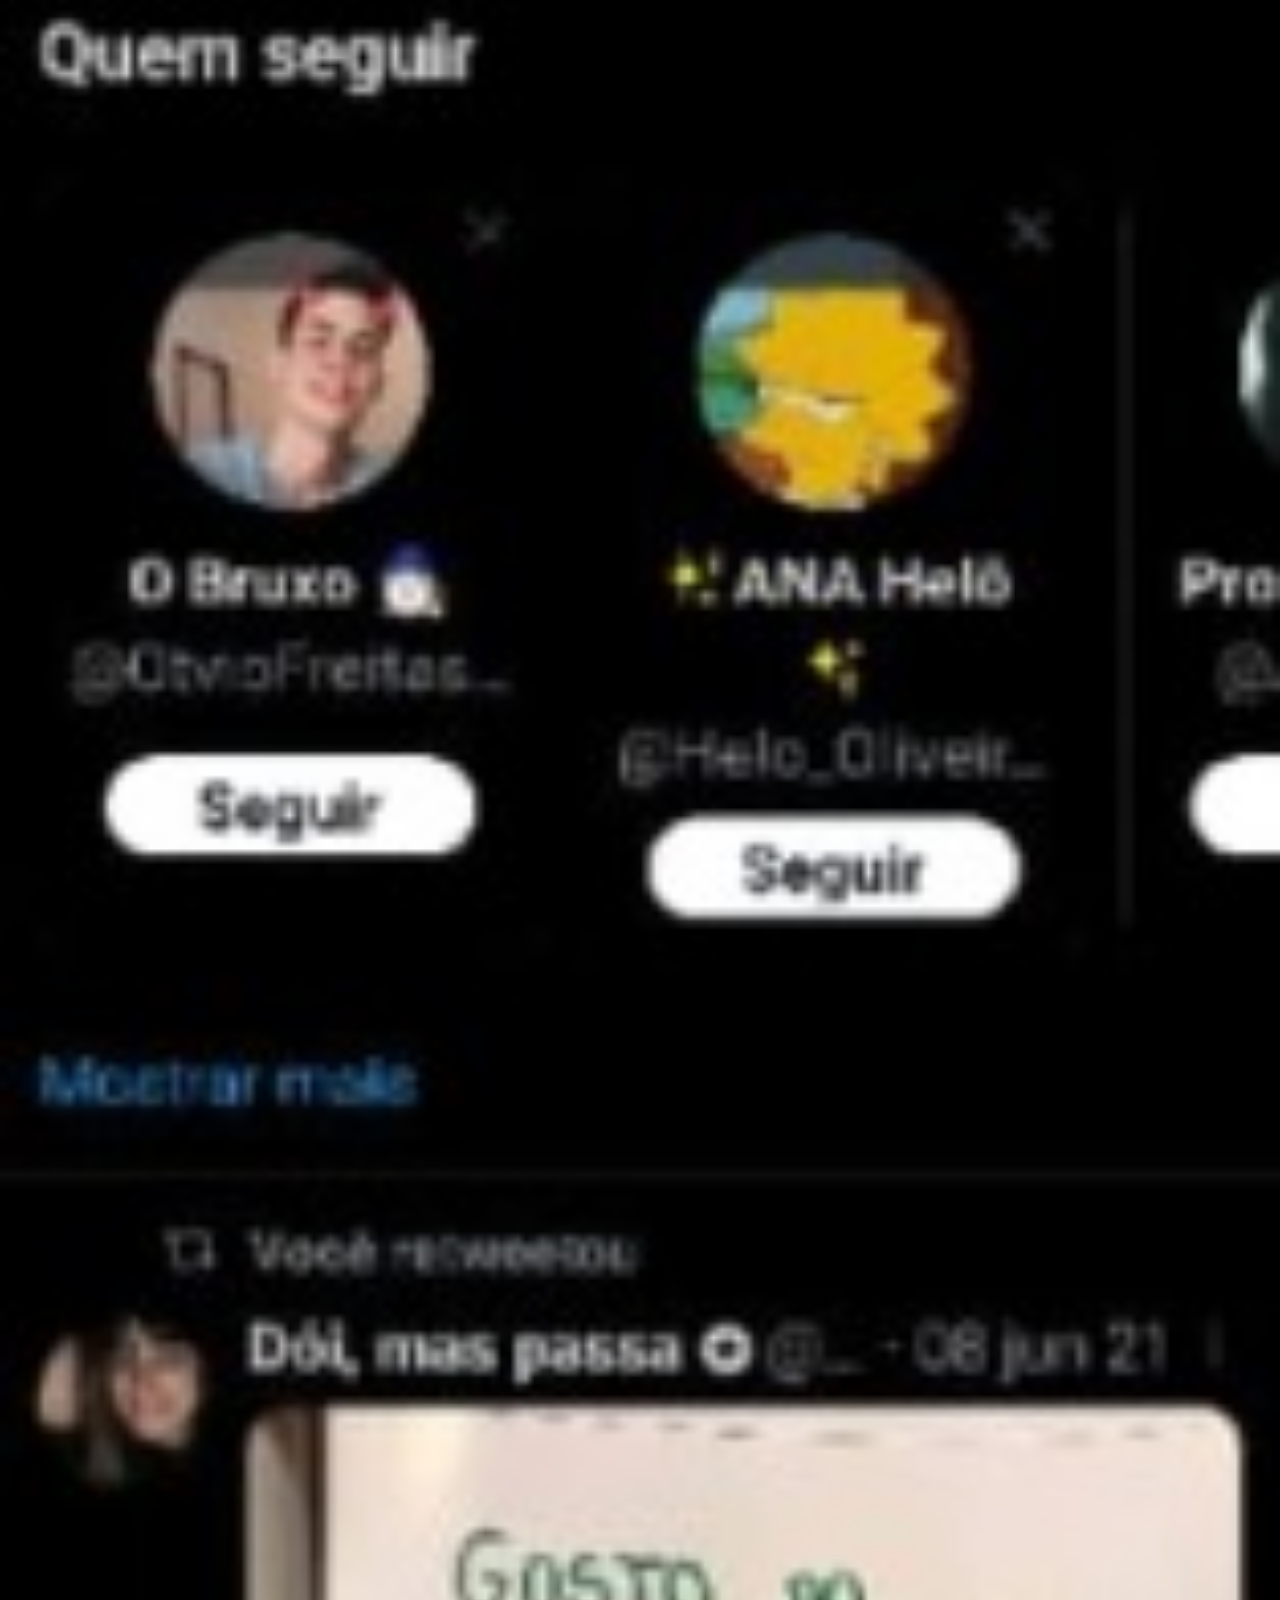
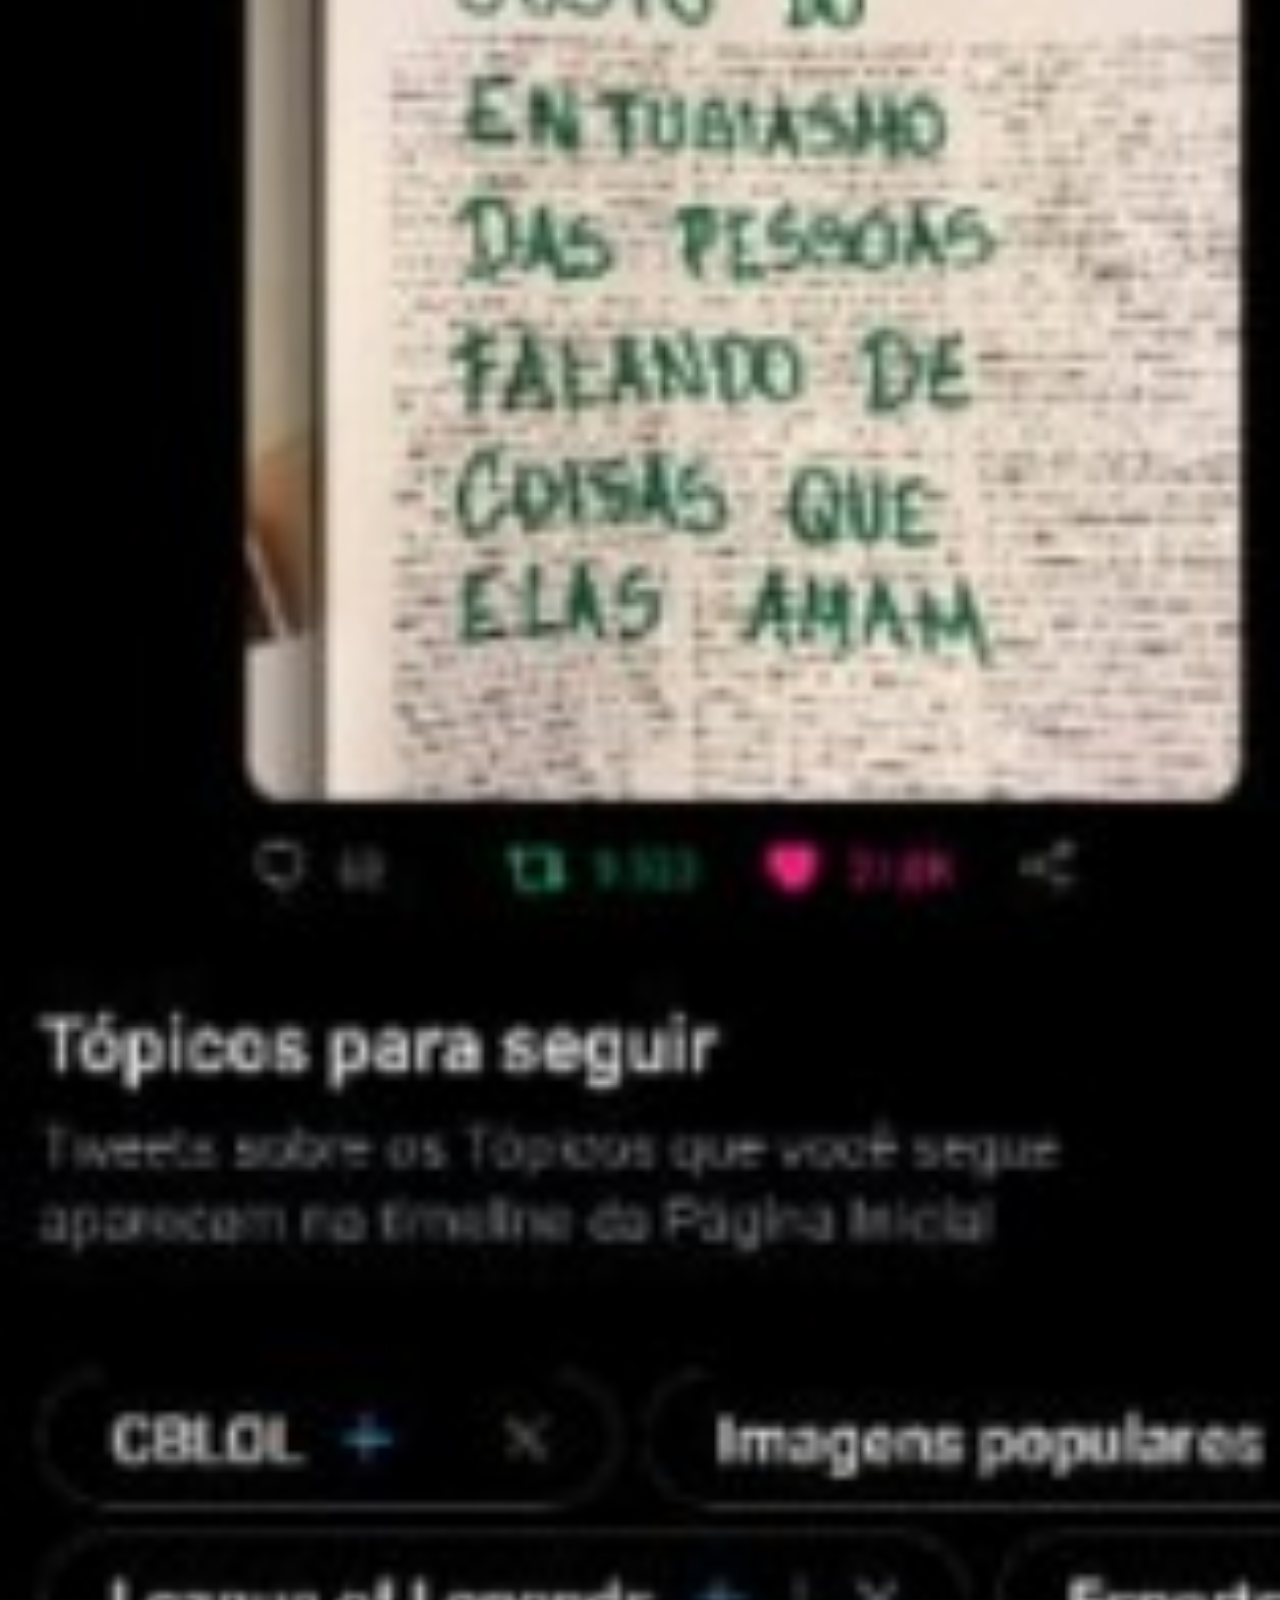
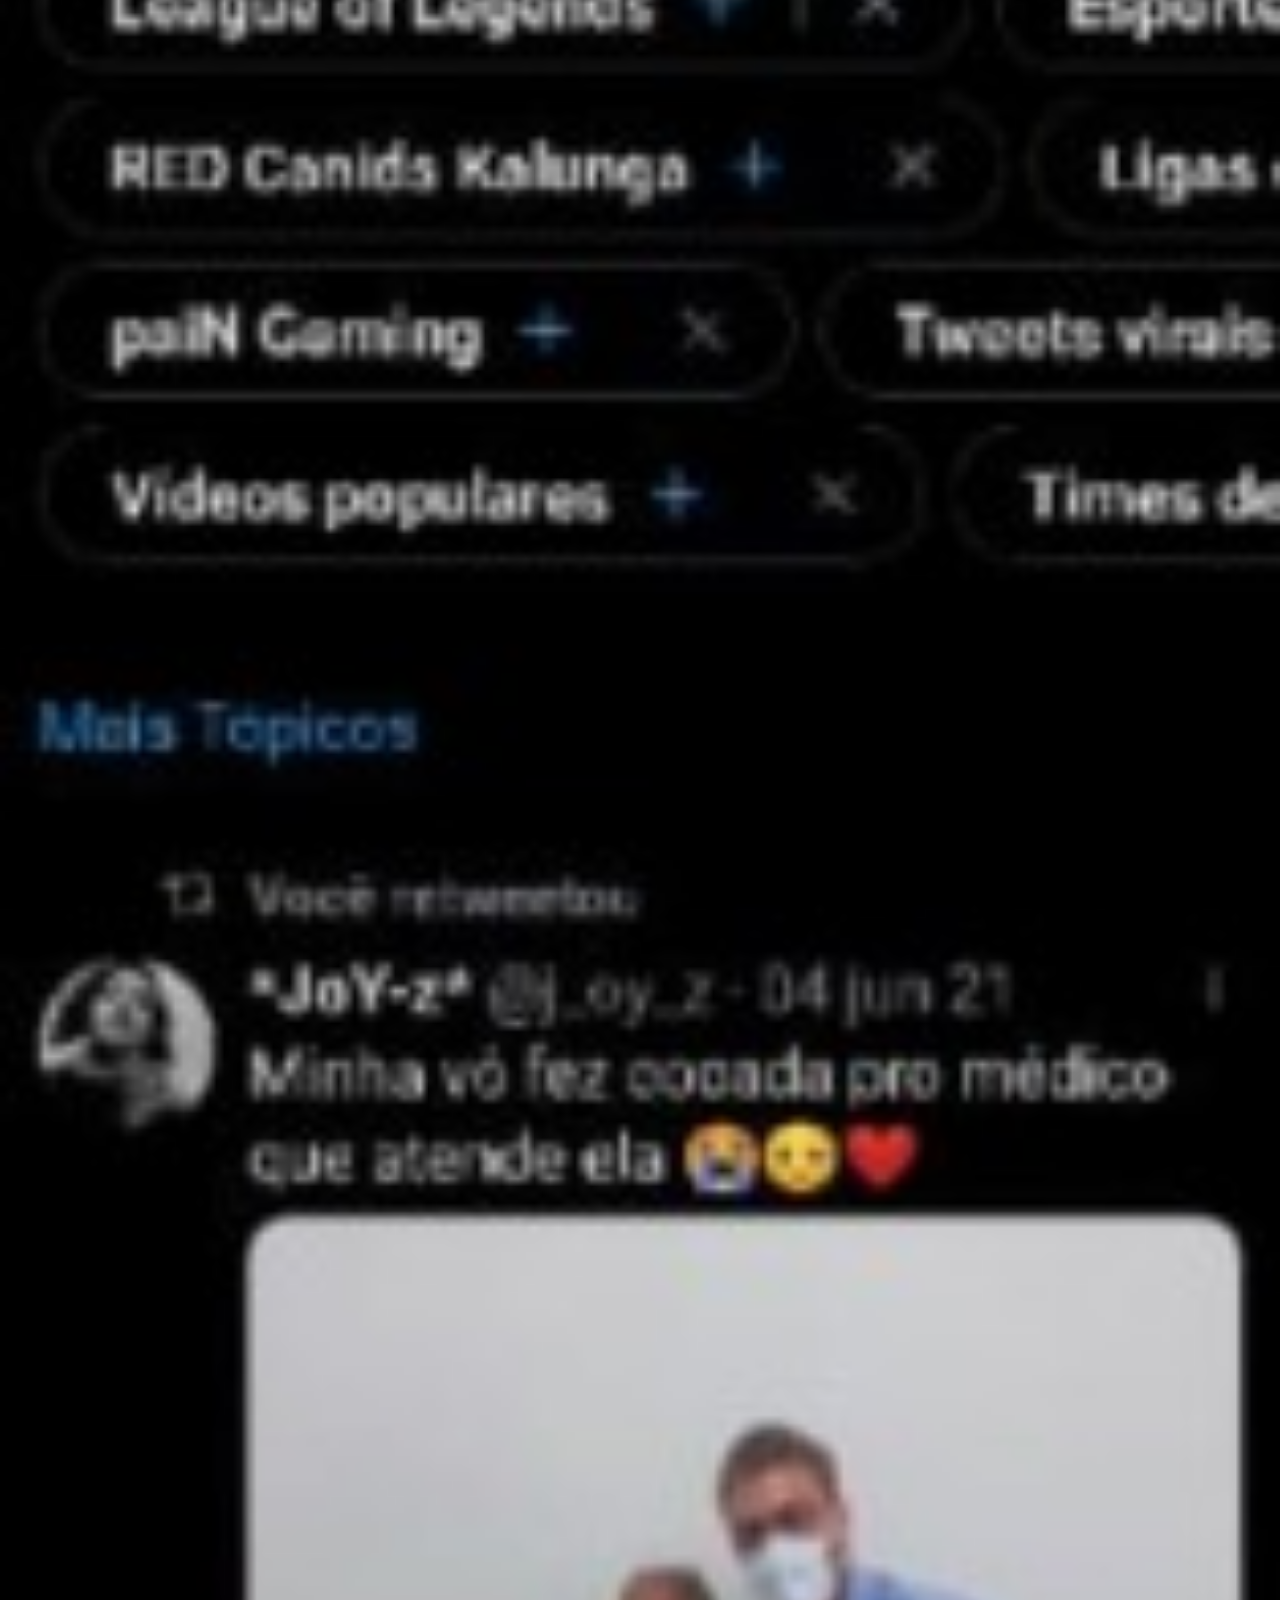
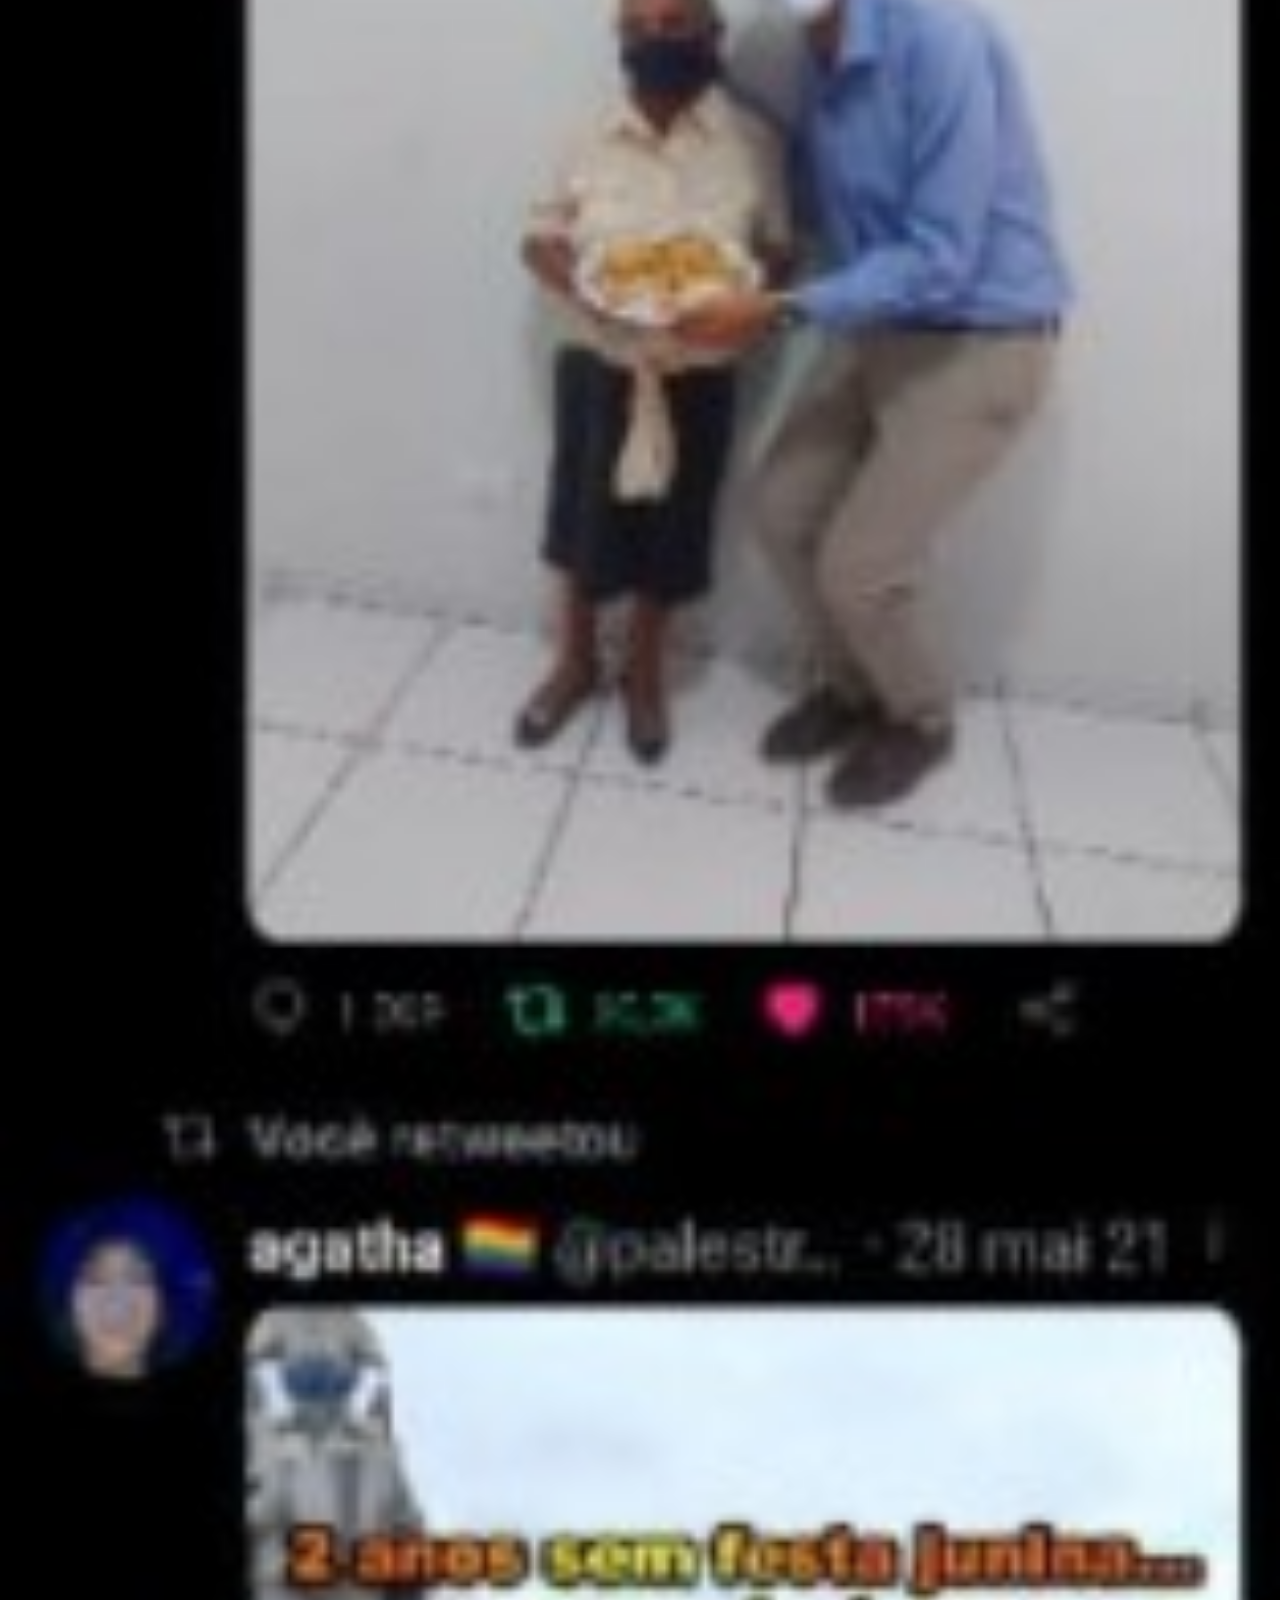
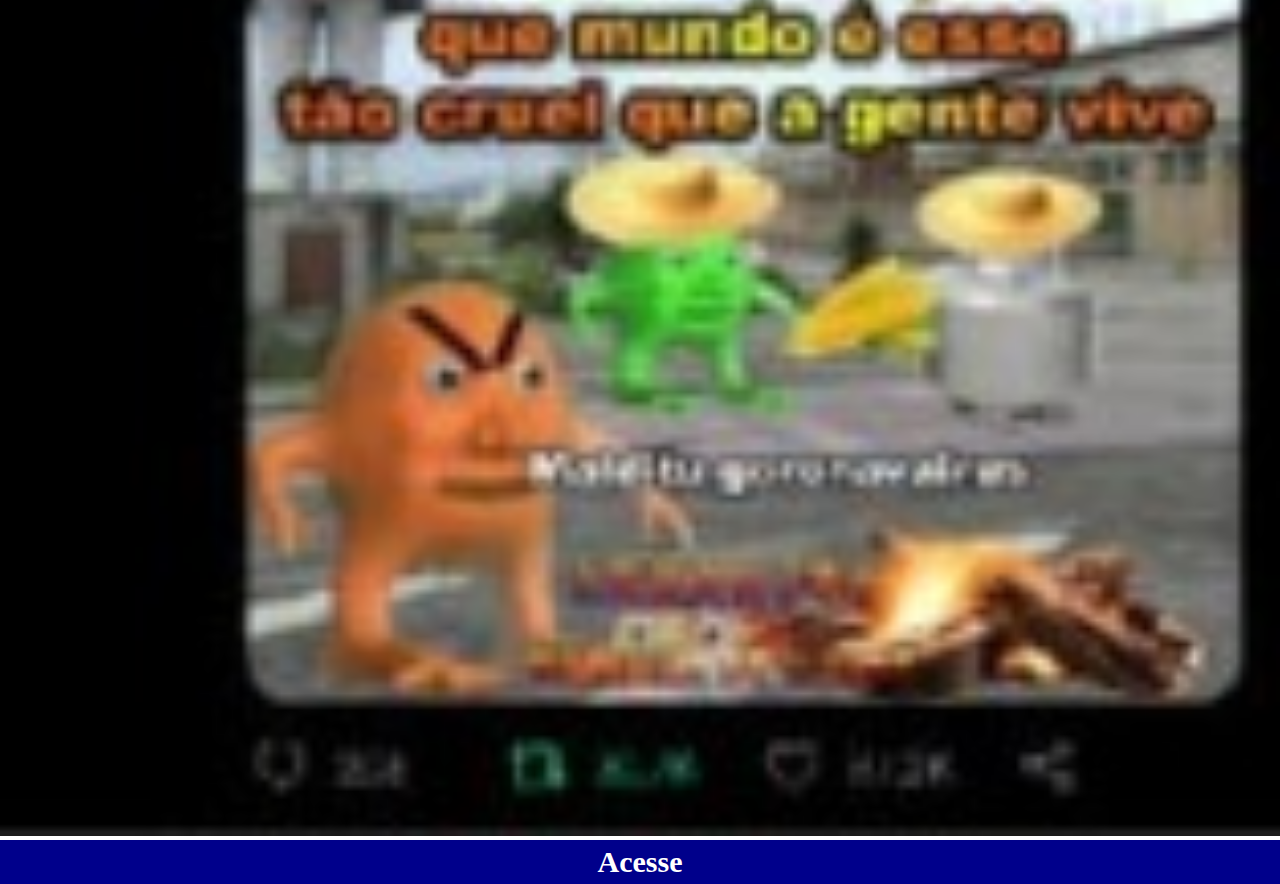
<file: twitter.html>
<!DOCTYPE html>
<html lang="pt-br">
<head>
    <meta charset="UTF-8">
    <meta http-equiv="X-UA-Compatible" content="IE=edge">
    <meta name="viewport" content="width=device-width, initial-scale=1.0">
    <link rel="stylesheet" href="style/style-tela.css">
    <title>Document</title>
    
</head>
<body>
<img src="img/tela-twitter.jpg.jpeg" alt="">
<a href="https://twitter.com/Gonzalvesfilho" target="_blank">Acesse</a>    
</body>
</html>
</file>
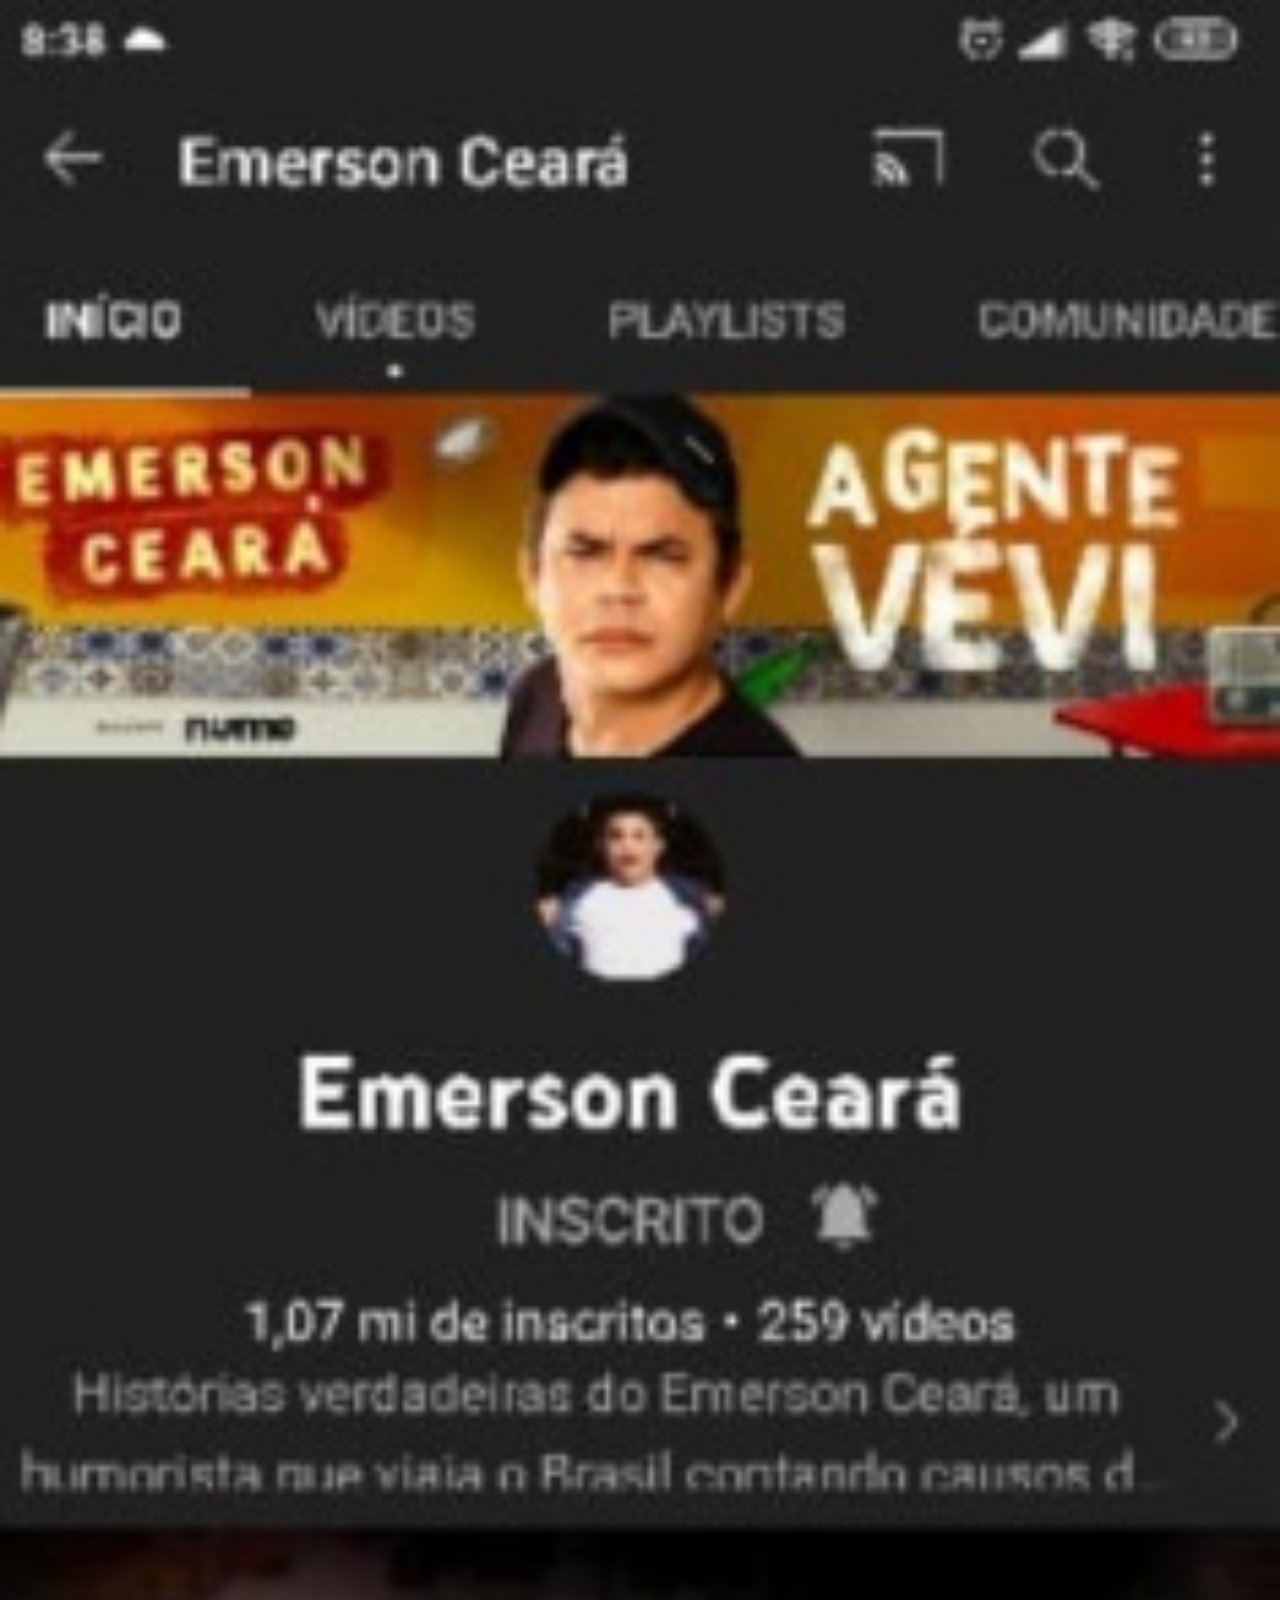
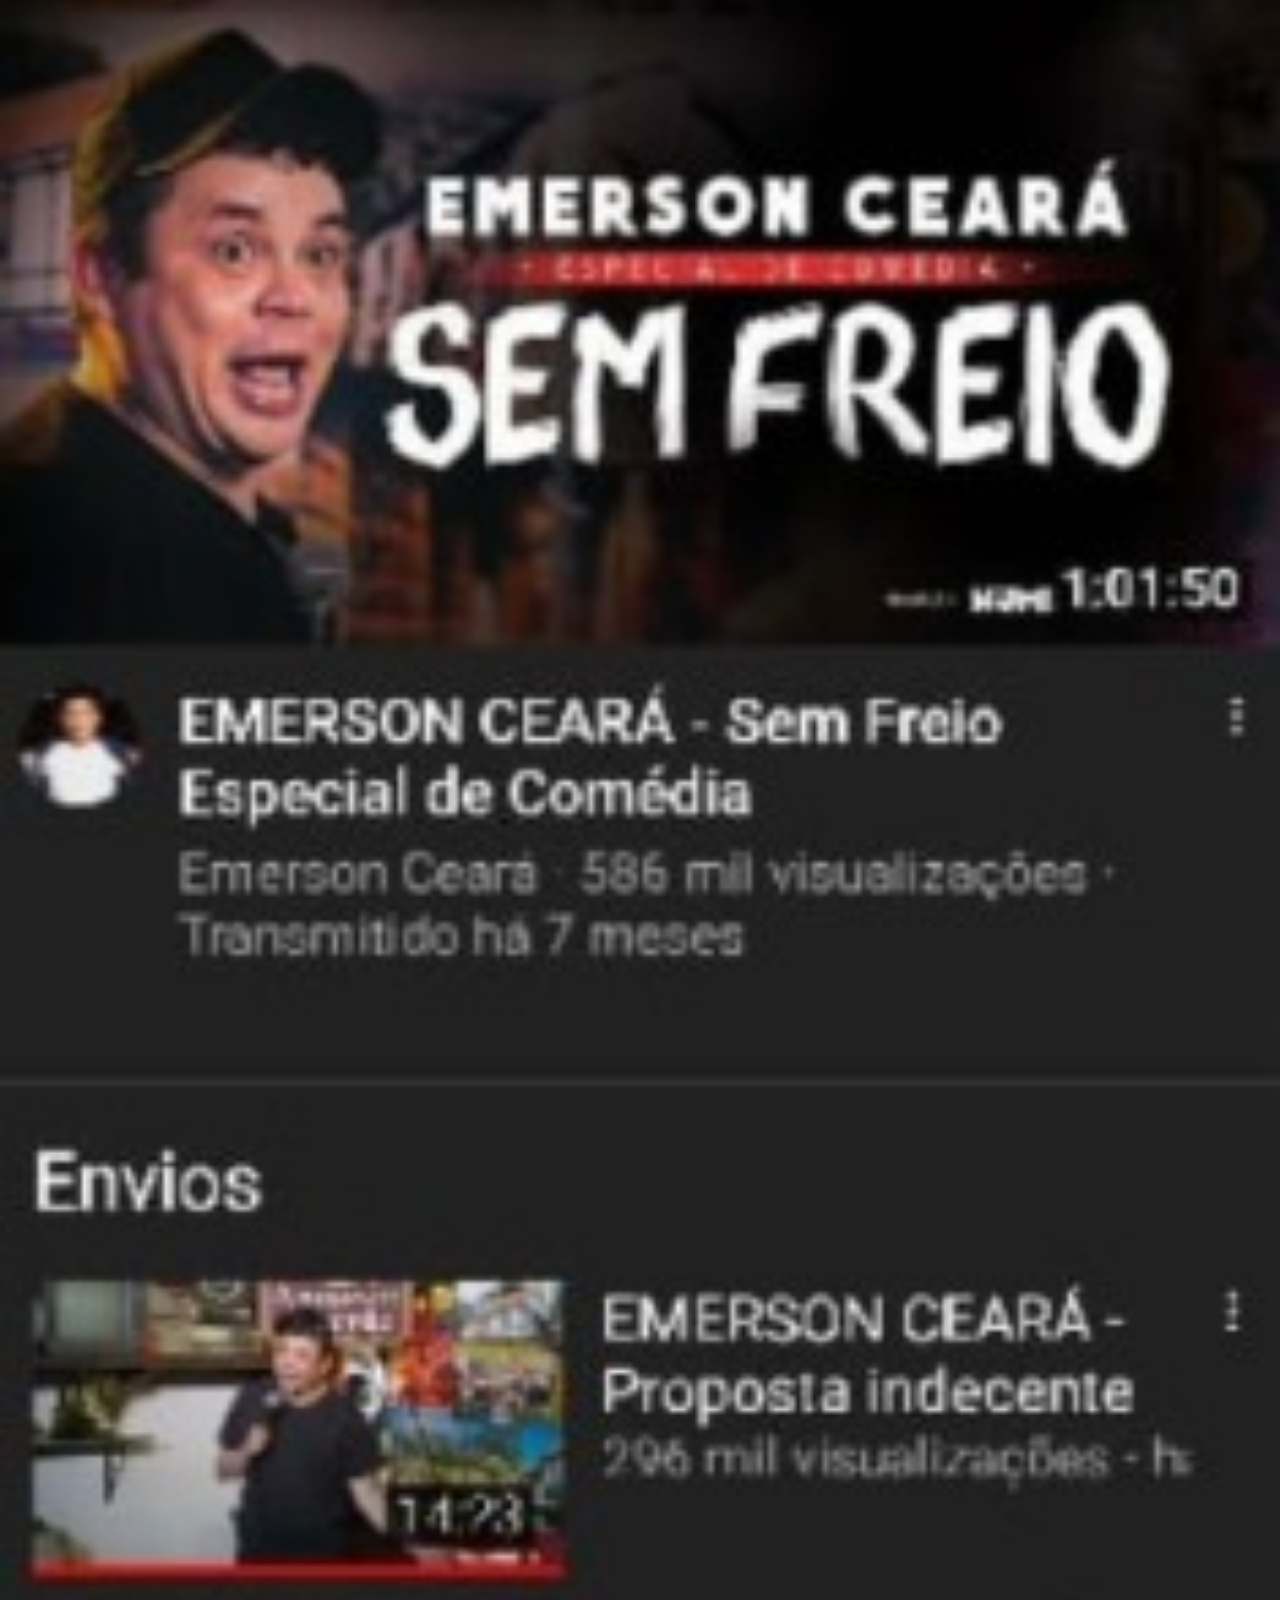
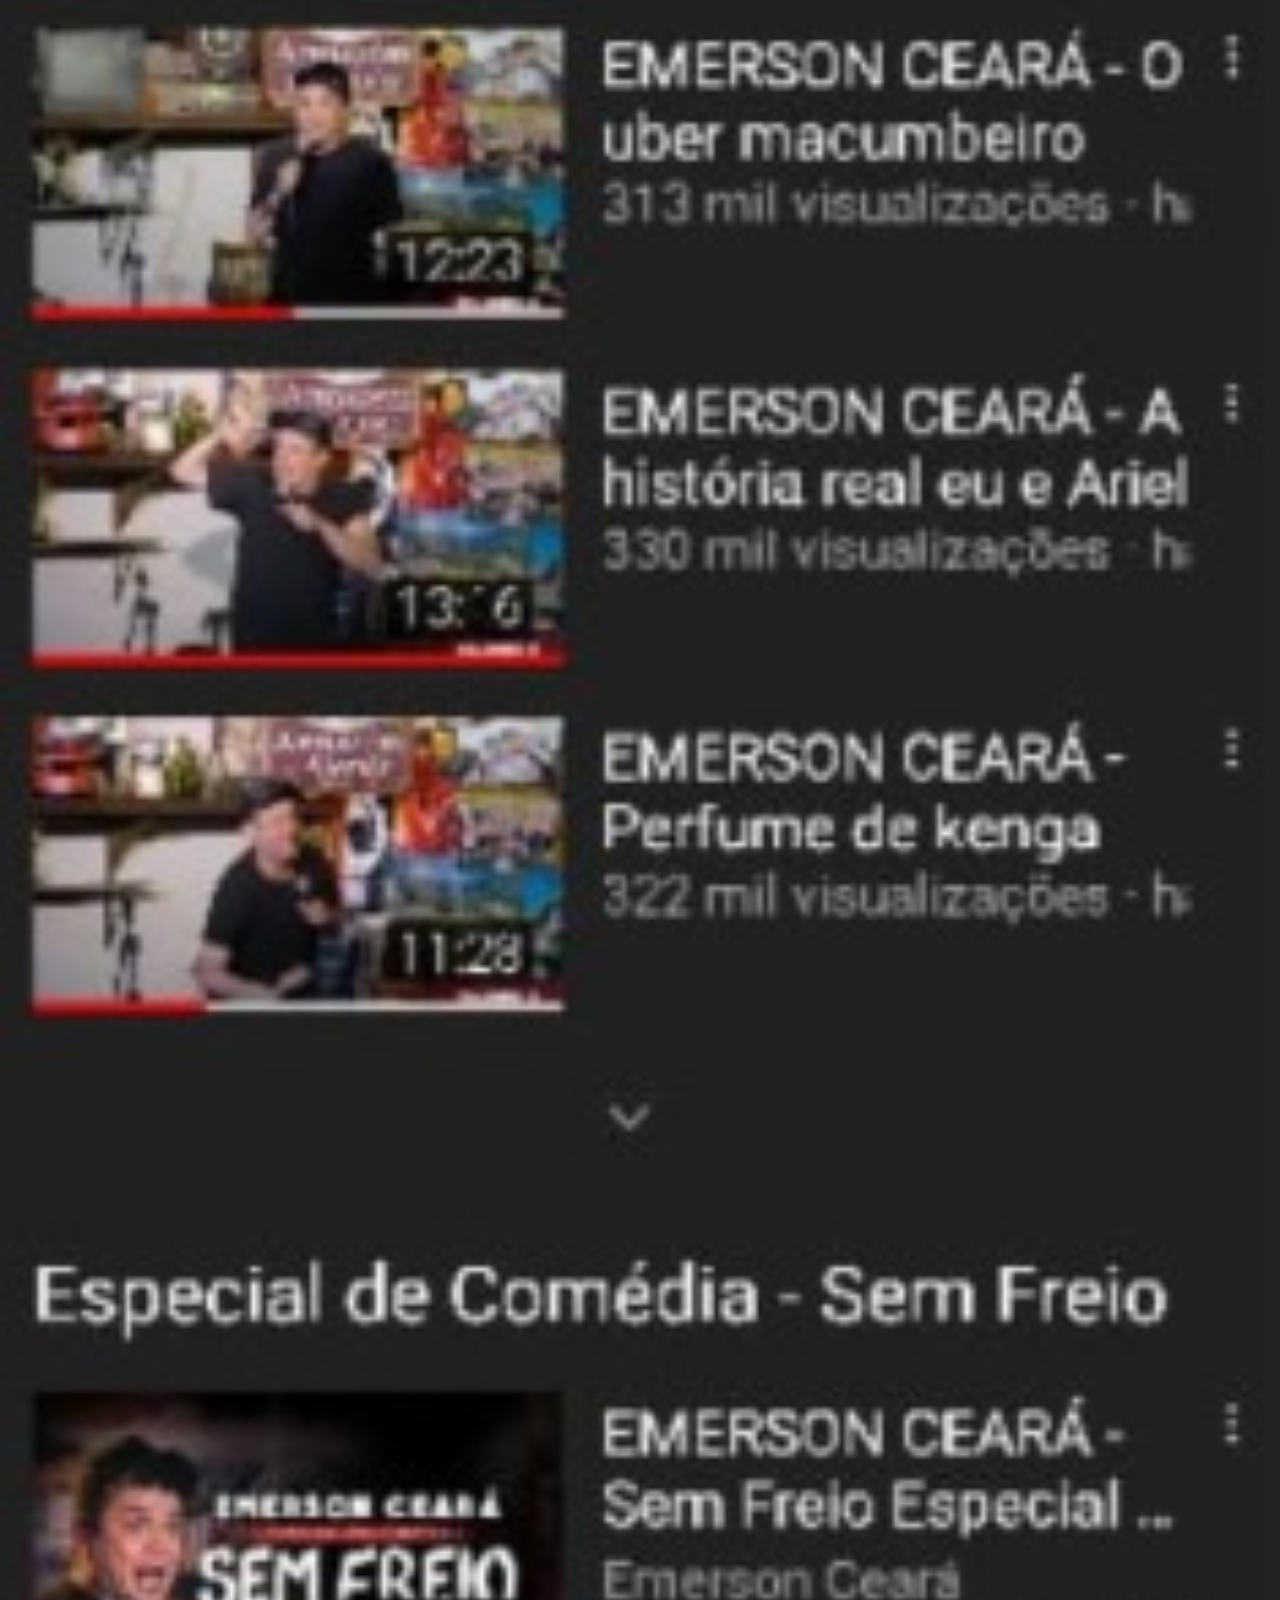
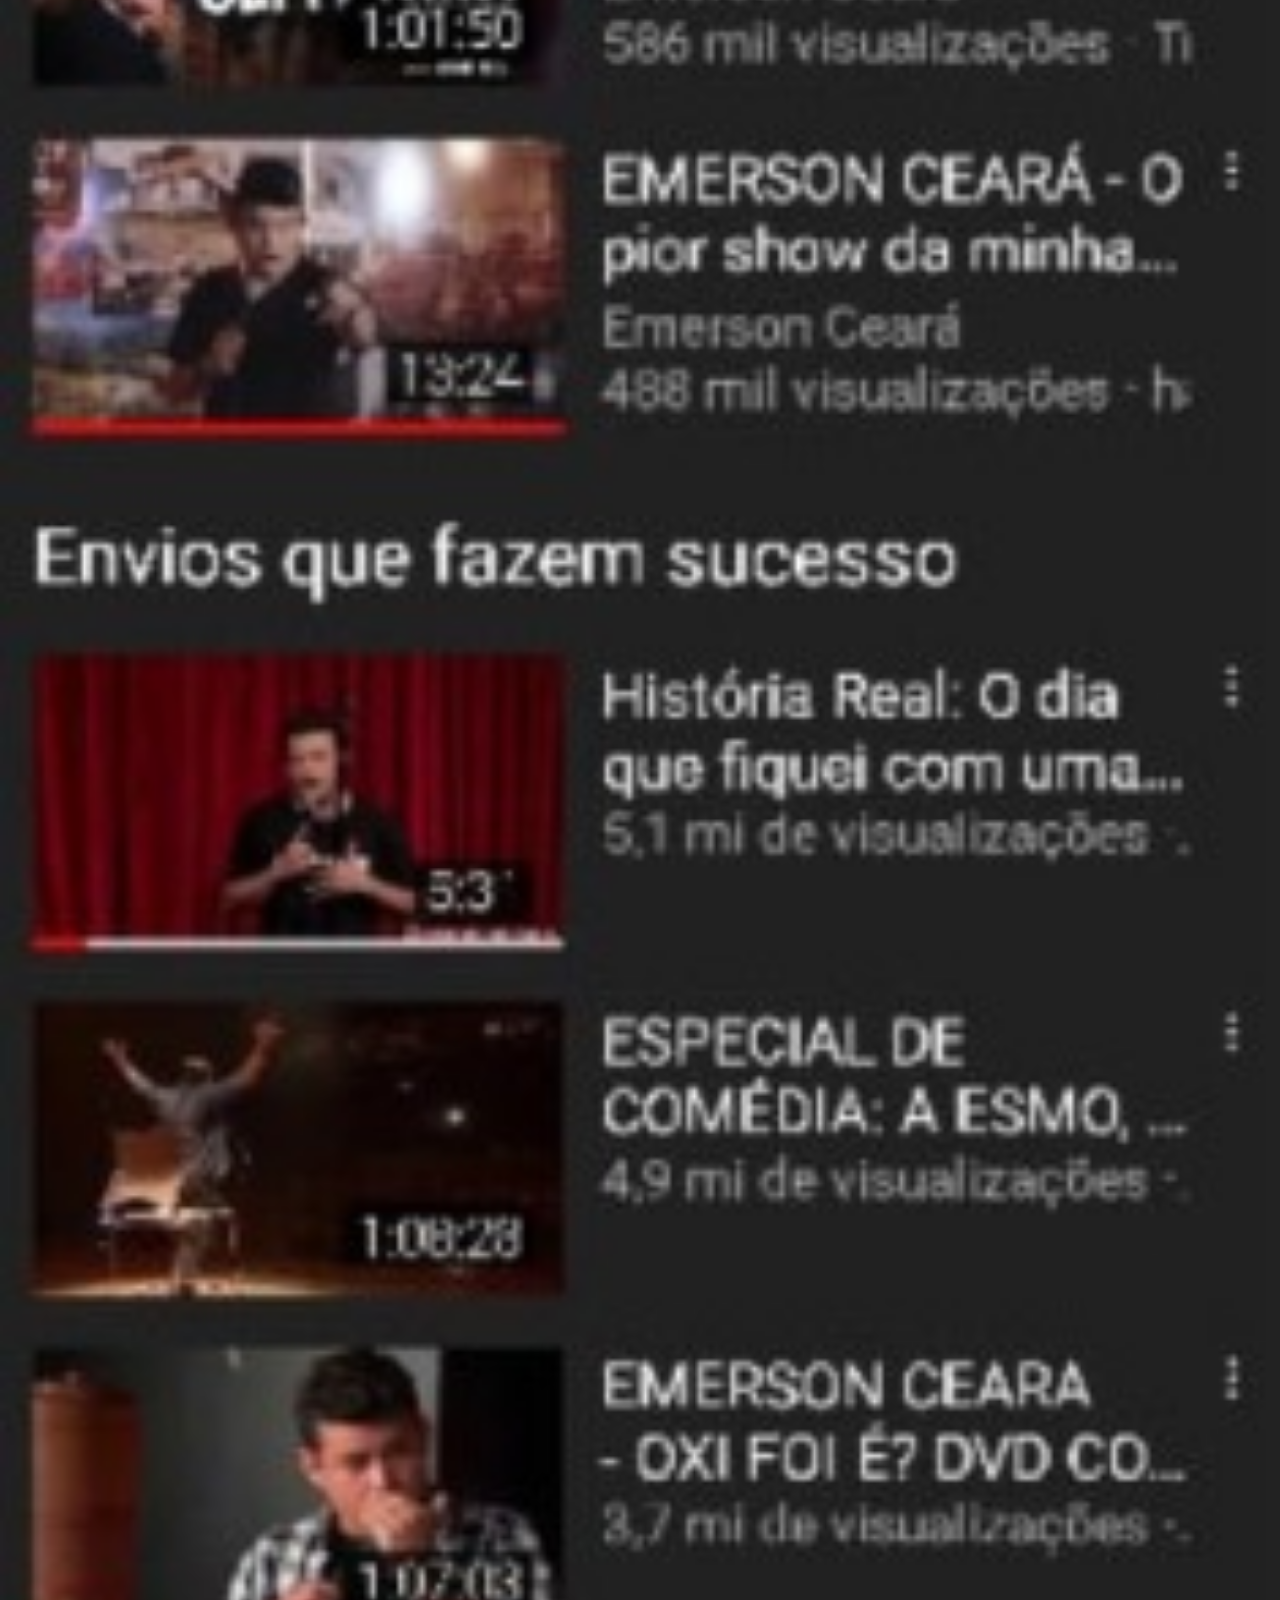
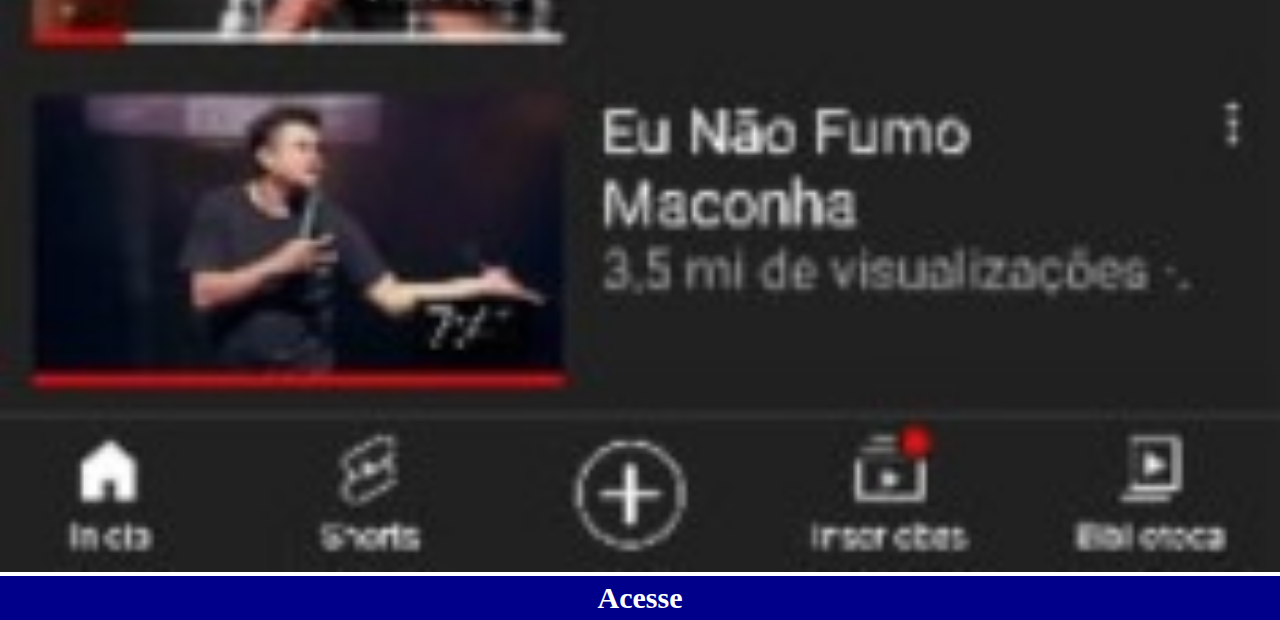
<file: youtube.html>
<!DOCTYPE html>
<html lang="pt-br">
<head>
    <meta charset="UTF-8">
    <meta http-equiv="X-UA-Compatible" content="IE=edge">
    <meta name="viewport" content="width=device-width, initial-scale=1.0">
    <link rel="stylesheet" href="style/style-tela.css">
    <title>Document</title>
    
</head>
<body>
<img src="img/tela-youtube.jpg.jpeg" alt="">
<a href="https://www.youtube.com/c/Programadorbr" target="_blank">Acesse</a>    
</body>
</html>
</file>
<file: style/style.css>
@charset "UTF-8";
*{
    margin: 0;
    padding: 0;
    font-family: Arial, Helvetica, sans-serif;
}

html, body{
    height: 100vh;
    width: 100vw;
    background-color: black;
}
body{
    background-image: url('../img/fundo-madeira.jpg');
    background-repeat: no-repeat;
    background-position: top center;
    background-size: cover;
    background-attachment: fixed;
}

main{
    height: 100vh;
    position: relative;
}

#phone{
    position: absolute;
    top: 50%;
    left: 50%;
    transform: translate(-50%, -50%);


    height: 627px;
    width: 310px;
    background-image: url('../img/frame-iphone.png');
    background-repeat: no-repeat;
}
#tela{
    position: relative;
    top: 80px;
    left: 22px;
    height: 470px;
    width: 267px;
}
#social{
    text-align: right;
    padding: 10px;
    
}
#social img{
    width: 50px;
    margin: 5px;
    border-radius: 50%;
    box-shadow: 2px 5px 15px rgba(0, 0, 0, 0.420);
    box-sizing: border-box;
}
#social img:hover{
    border:  1px solid rgb(255, 255, 255);
    transform: translate(-5px, -3px);
    box-shadow: 5px 5px 2px  rgba(0, 0, 0, 0.430);
    transition: transform 0.8s;
    transition: border 1s;
}
</file>
<file: style/style-tela.css>
*{
    margin: 0;
    padding: 0;
    background-color: white;
}
::-webkit-scrollbar{
    width: 0;
    height: 0;
}
img{
    width: 100vw;
}
a{
    display: block;
    background-color: darkblue;
    color: white;
    padding: 5px;
    text-align: center;
    font-size: 30px;
    text-decoration: none;
    font-weight: bolder;
}
a:hover{
    background-color: blue;
}
</file>
